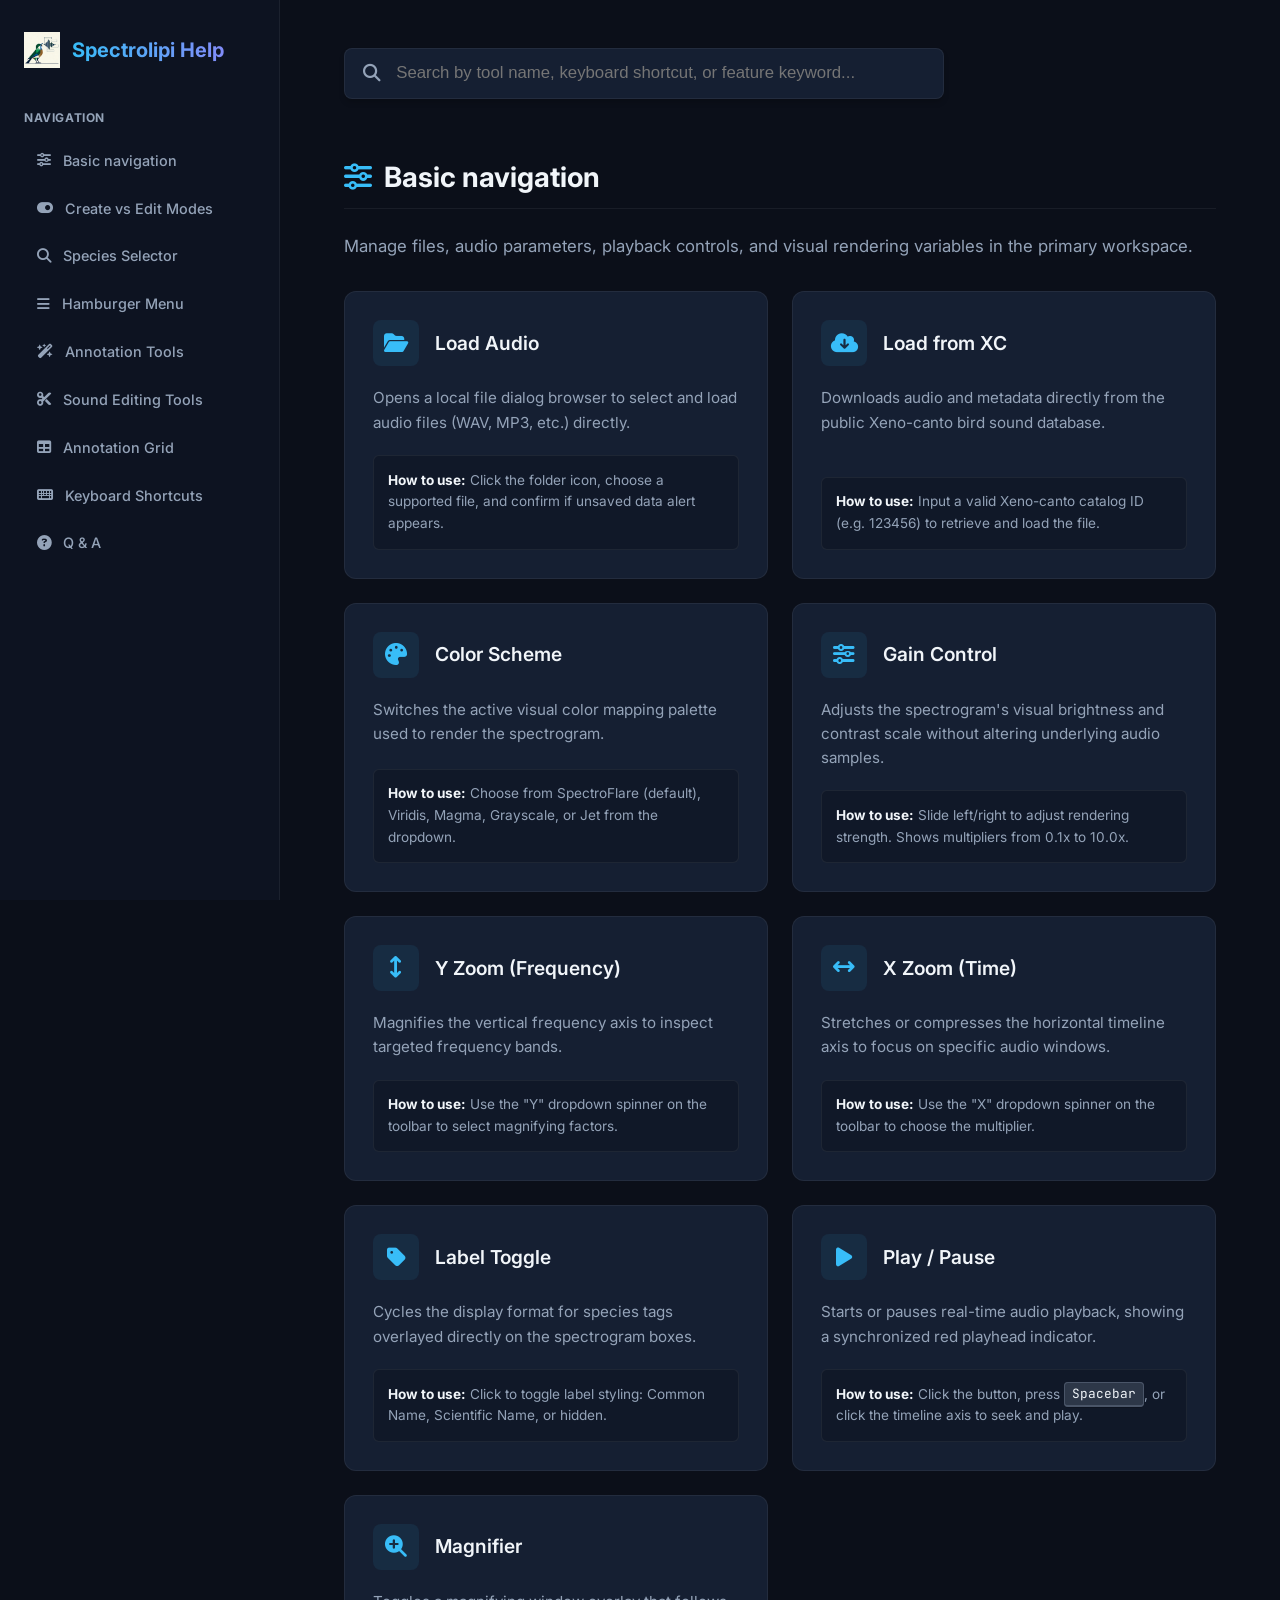
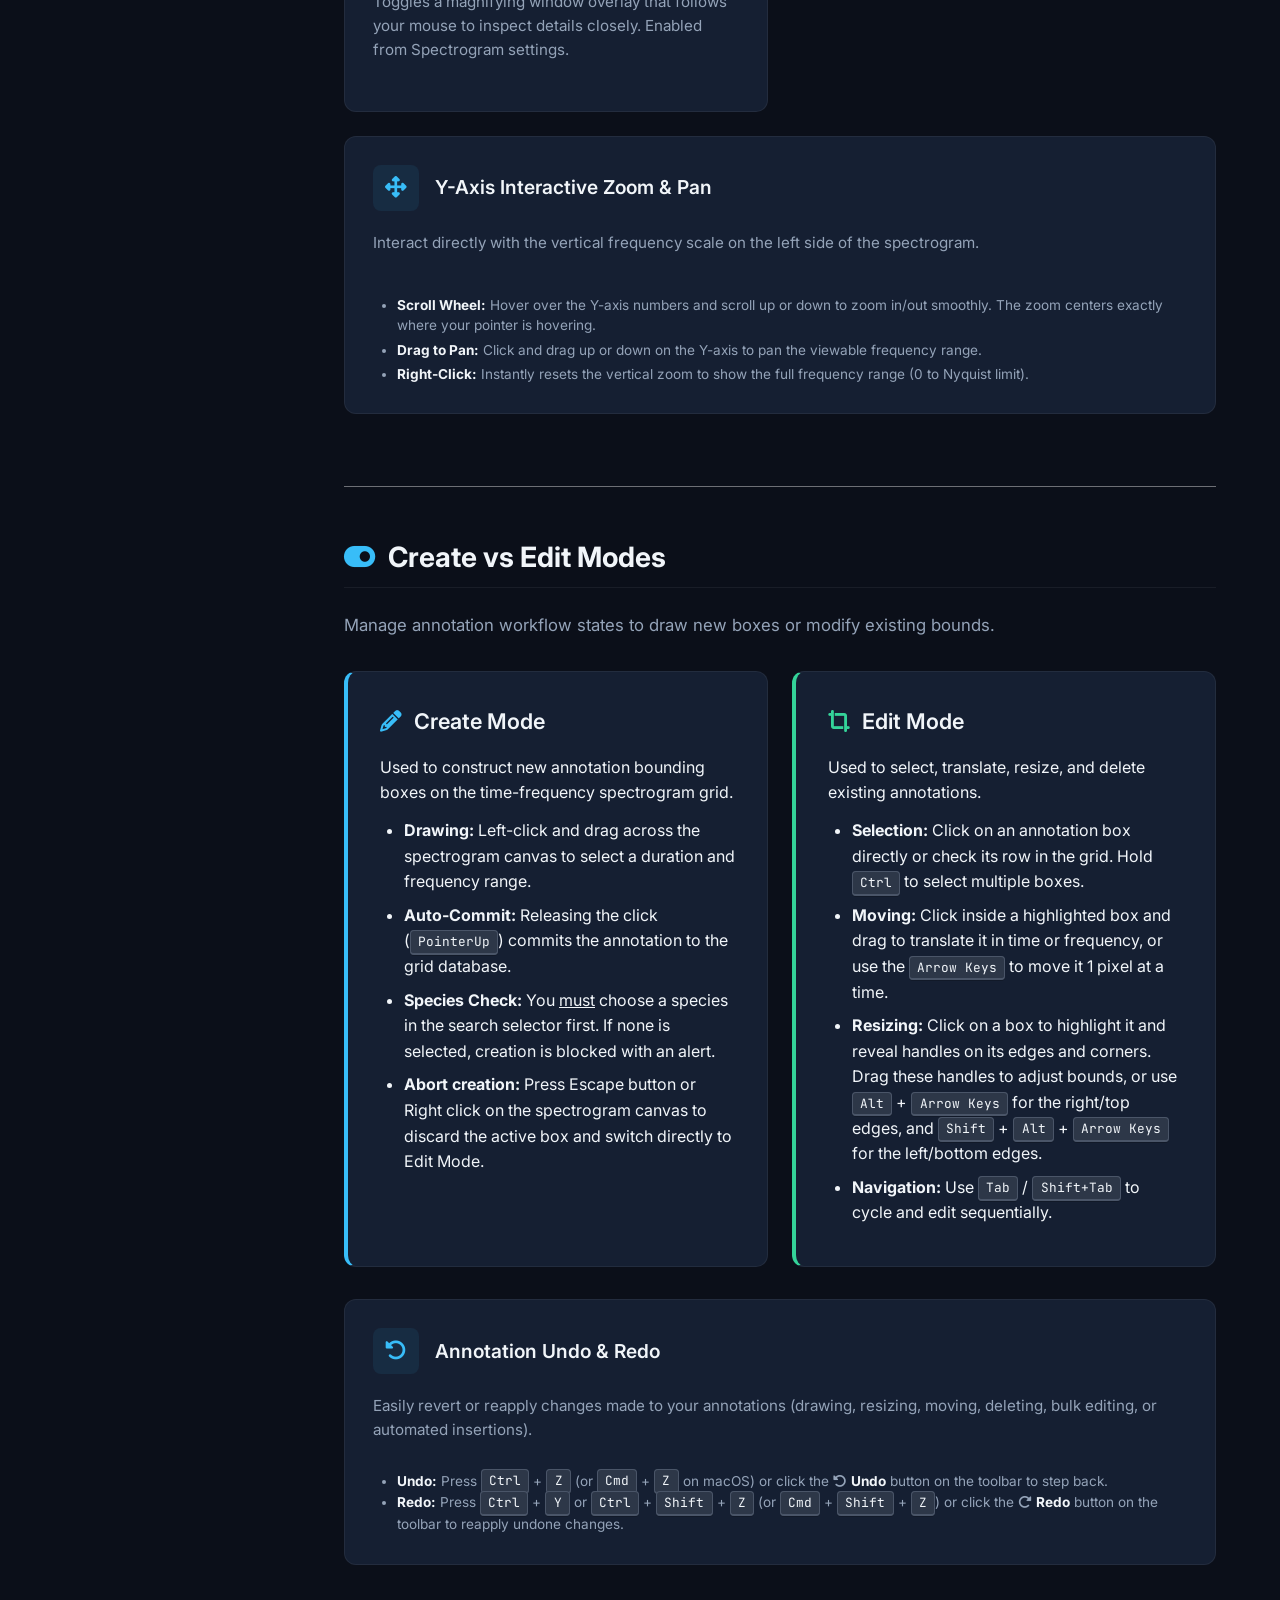
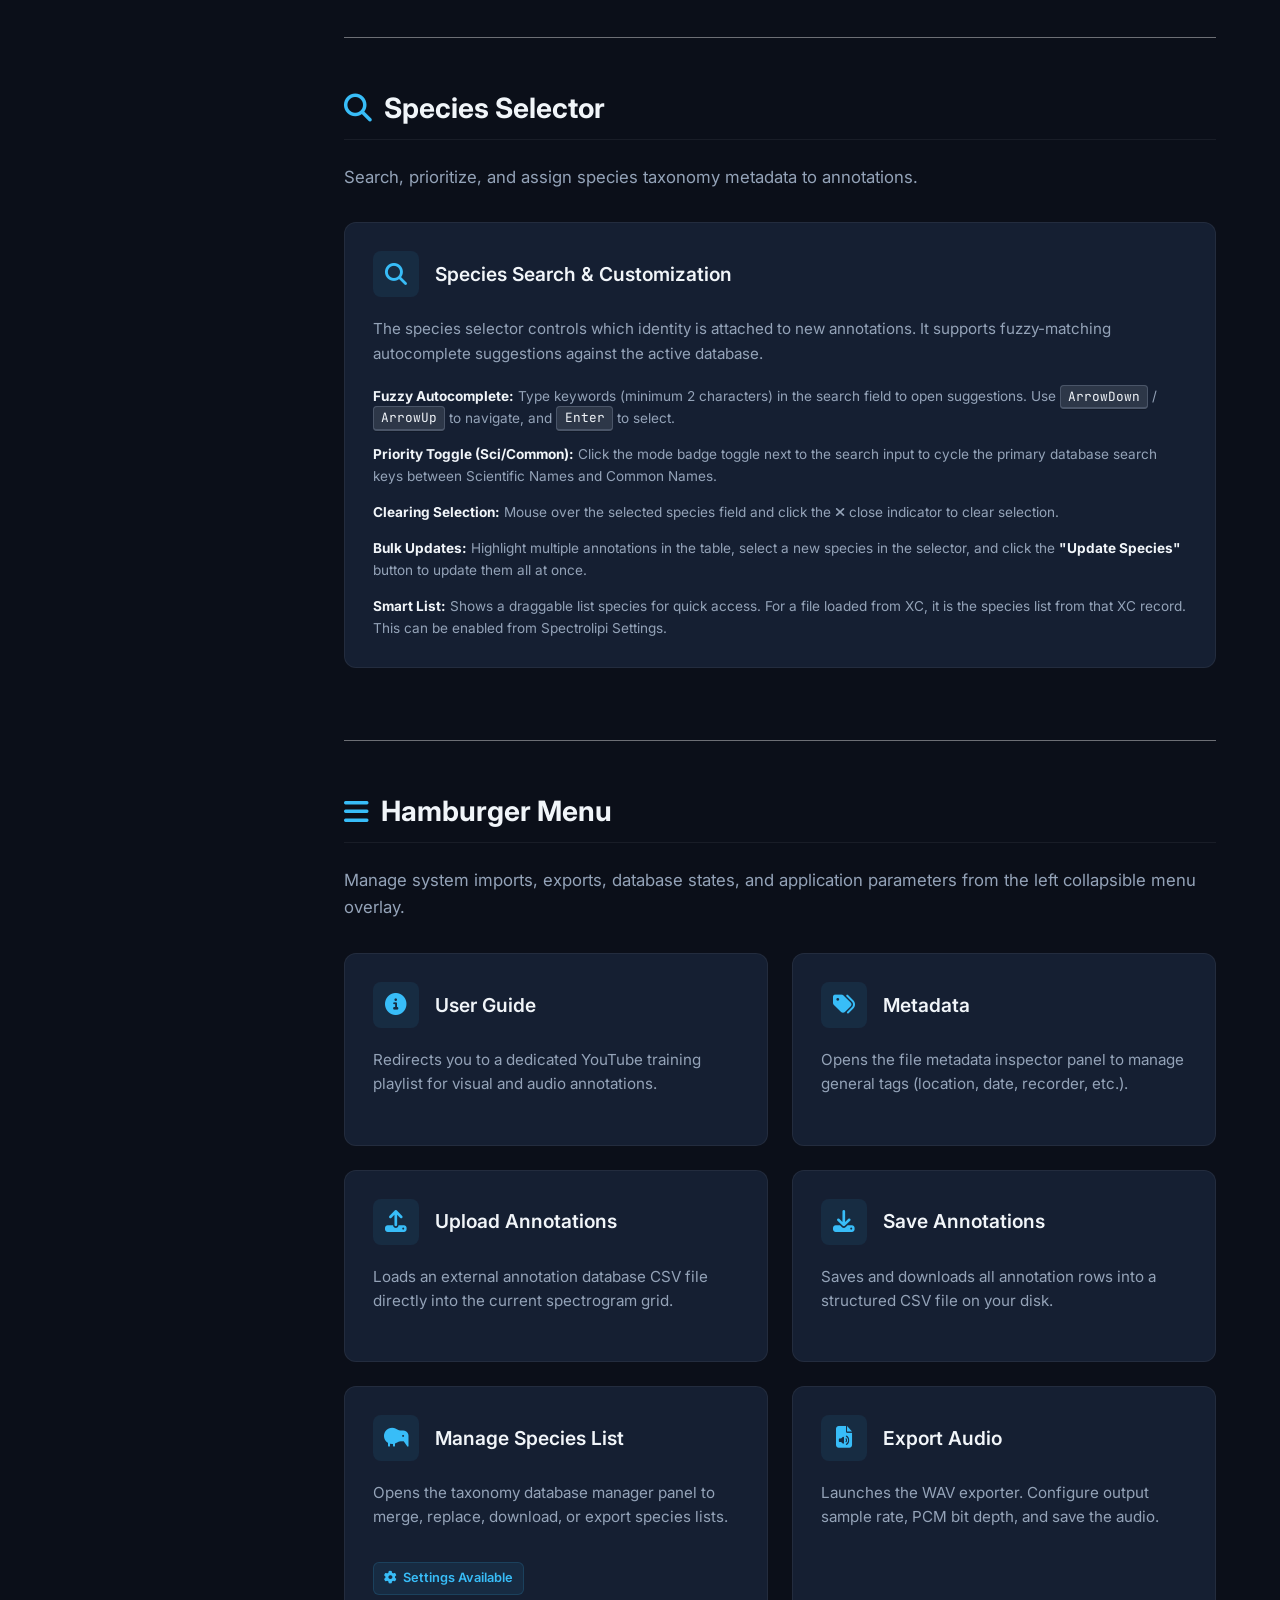
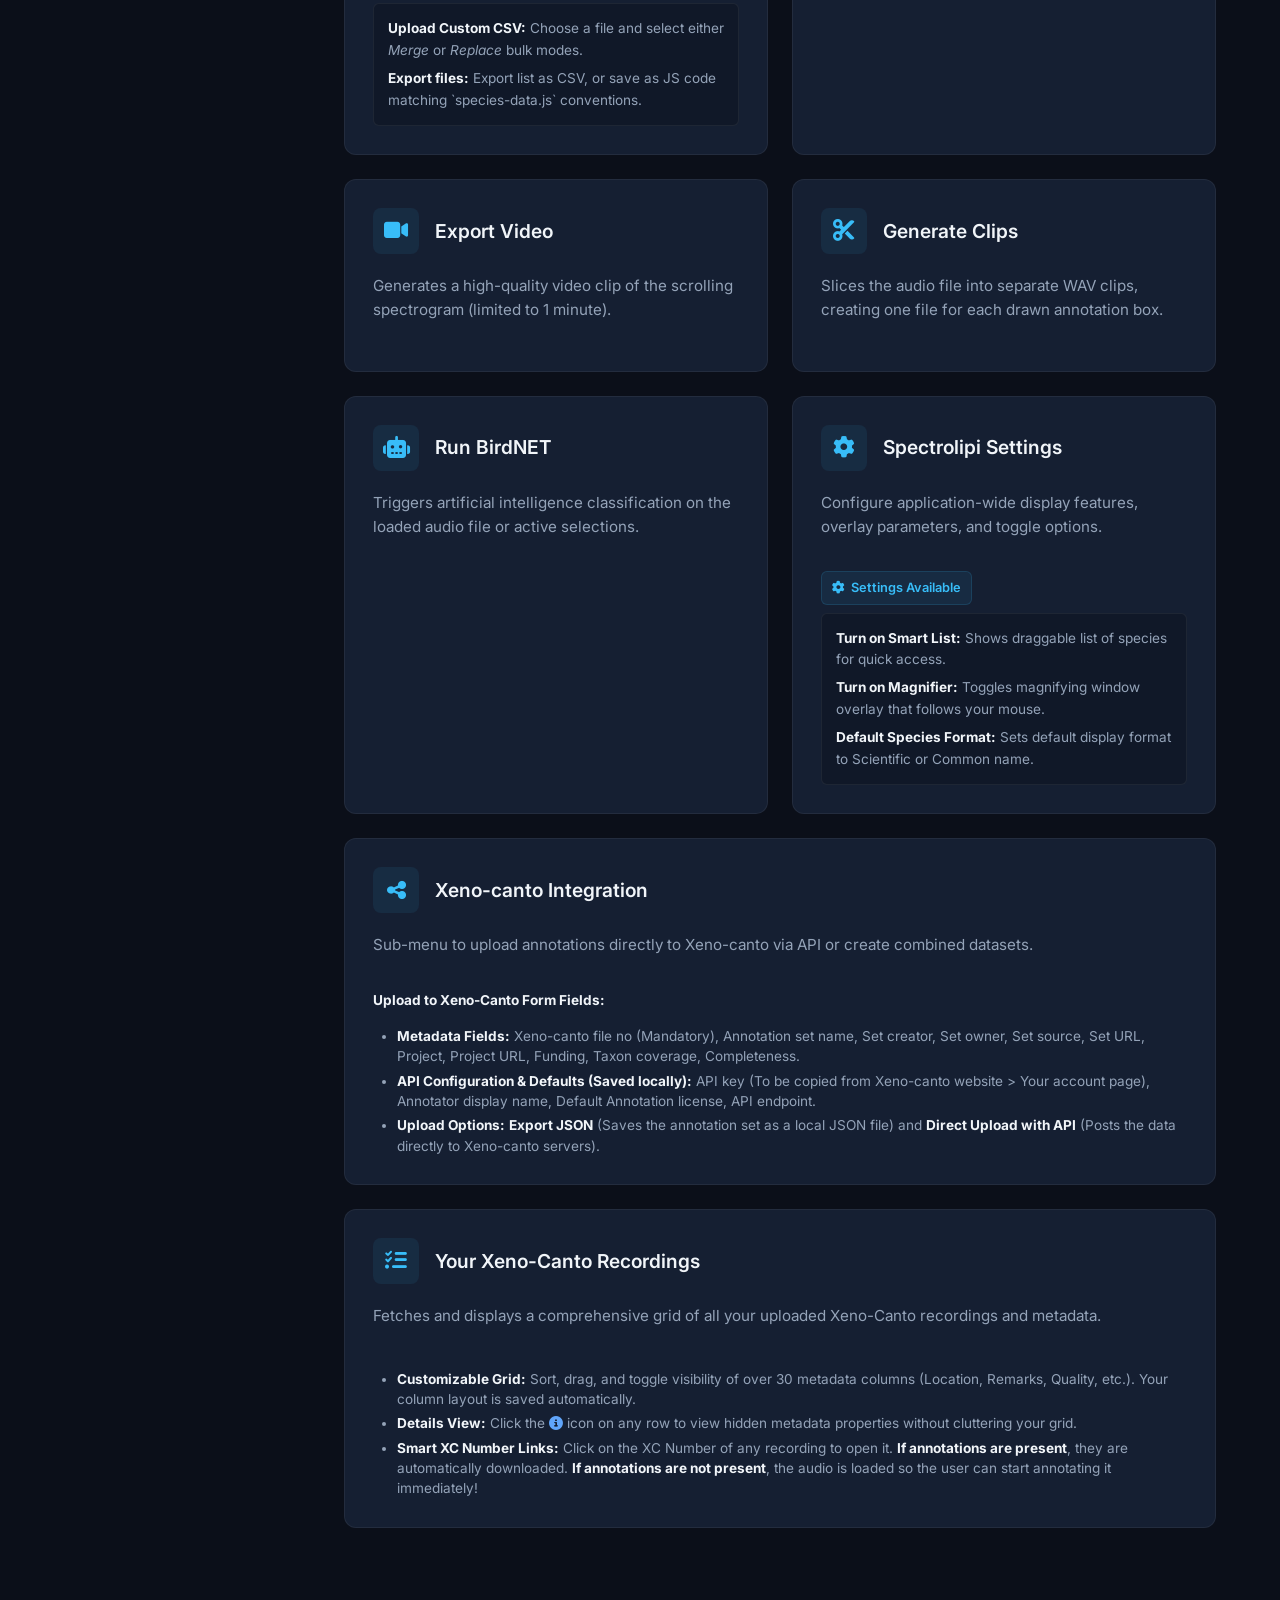
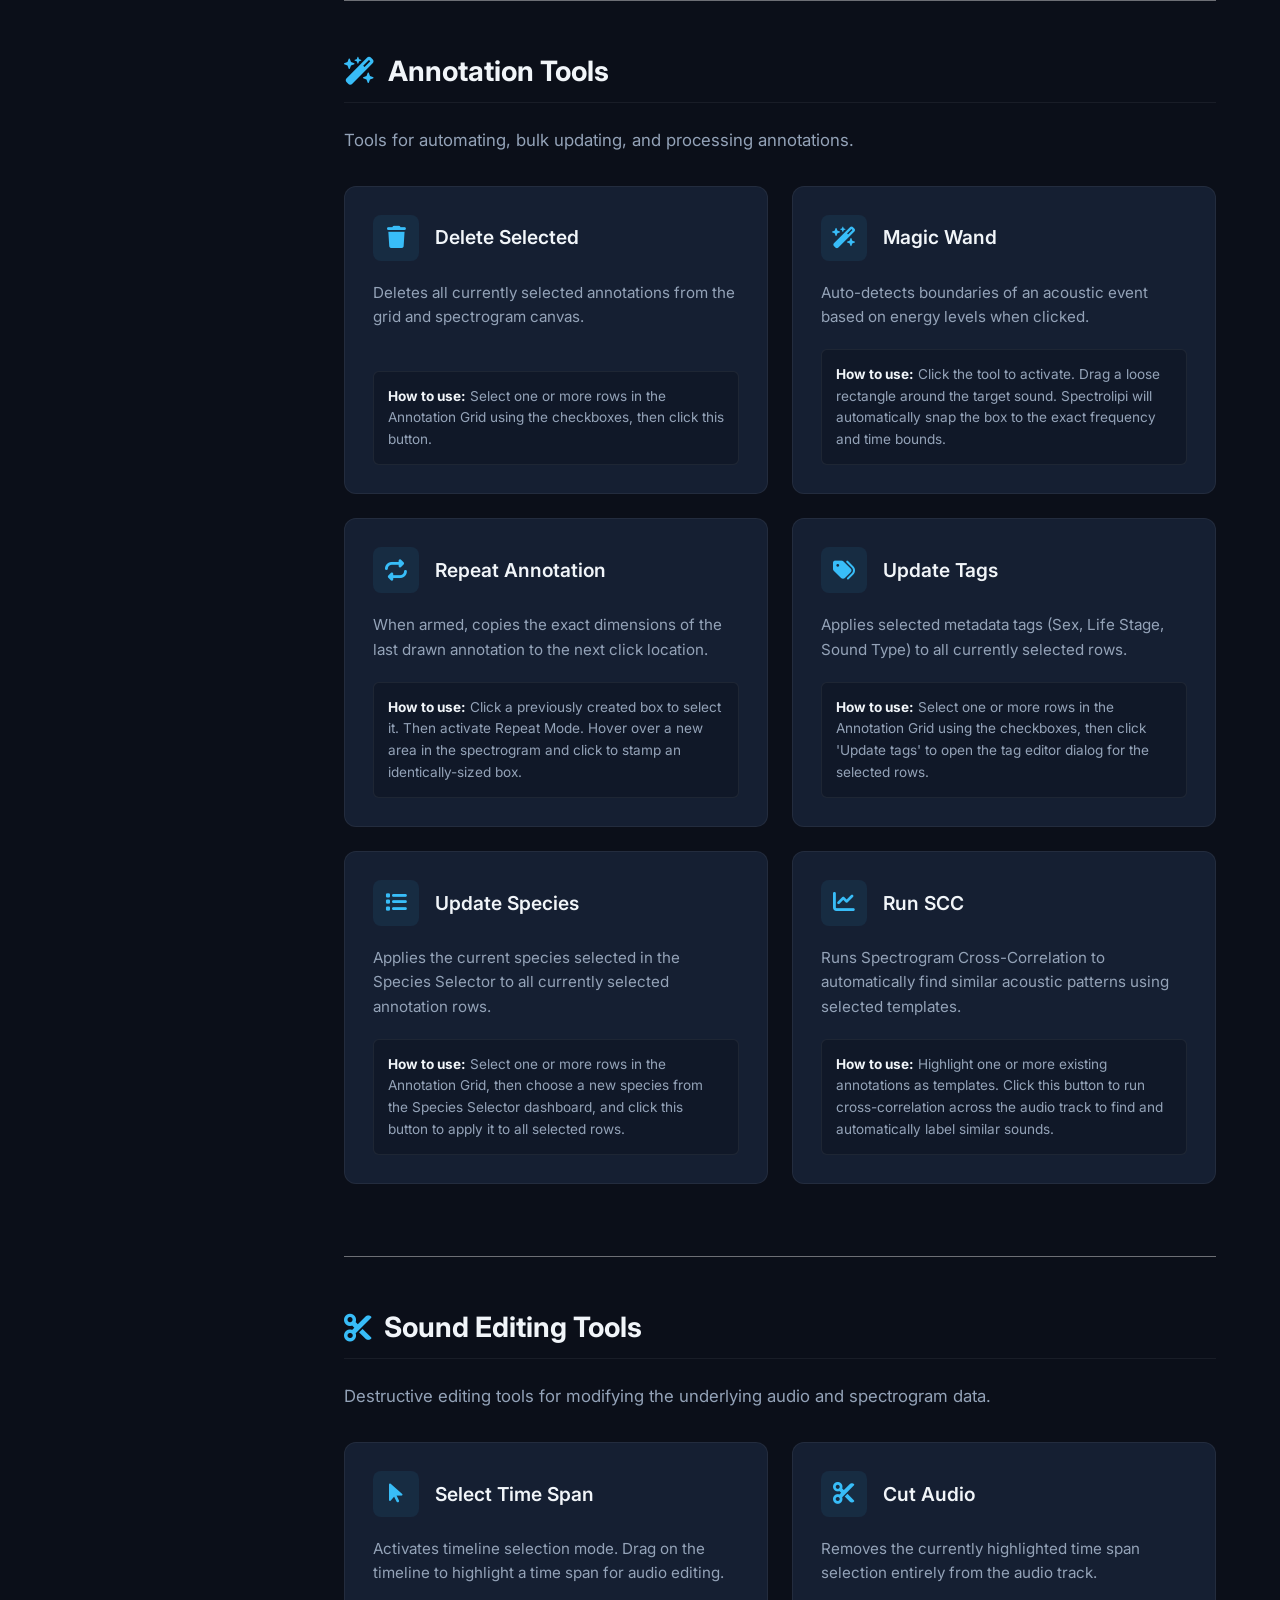
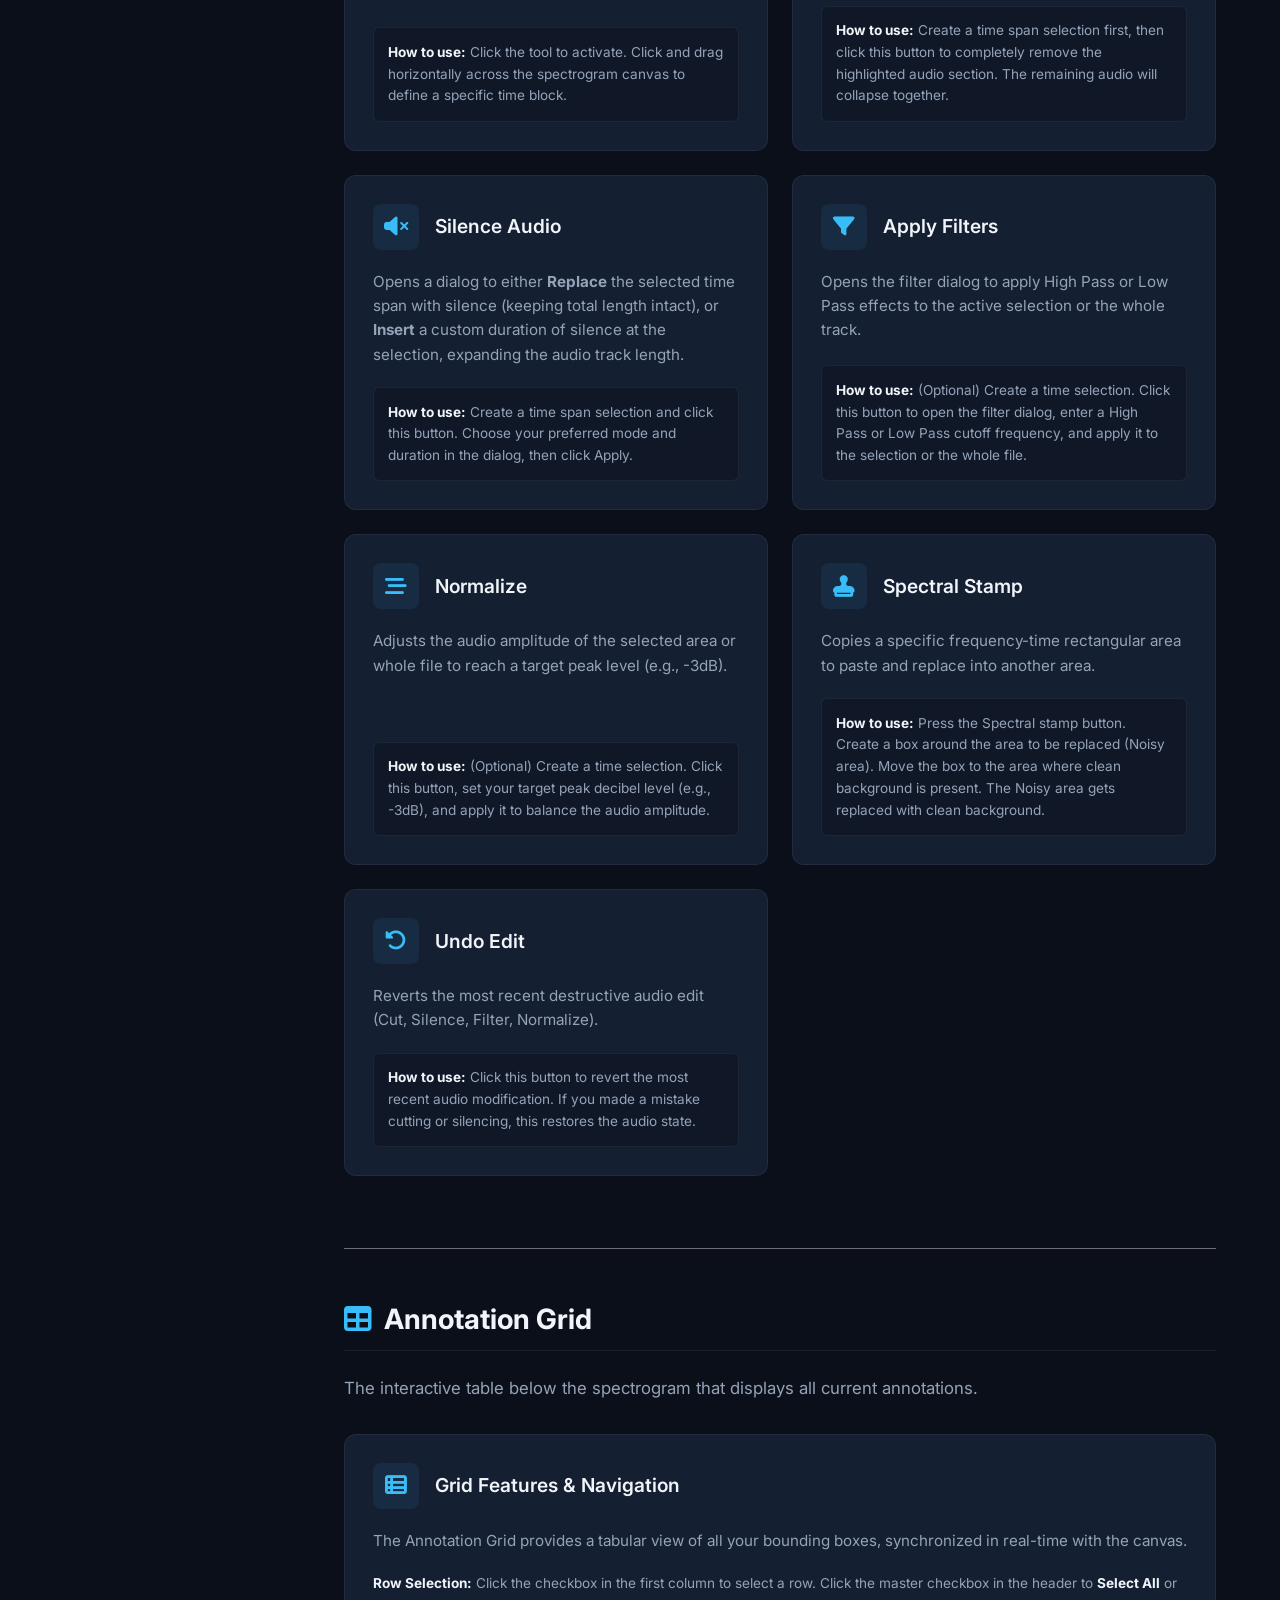
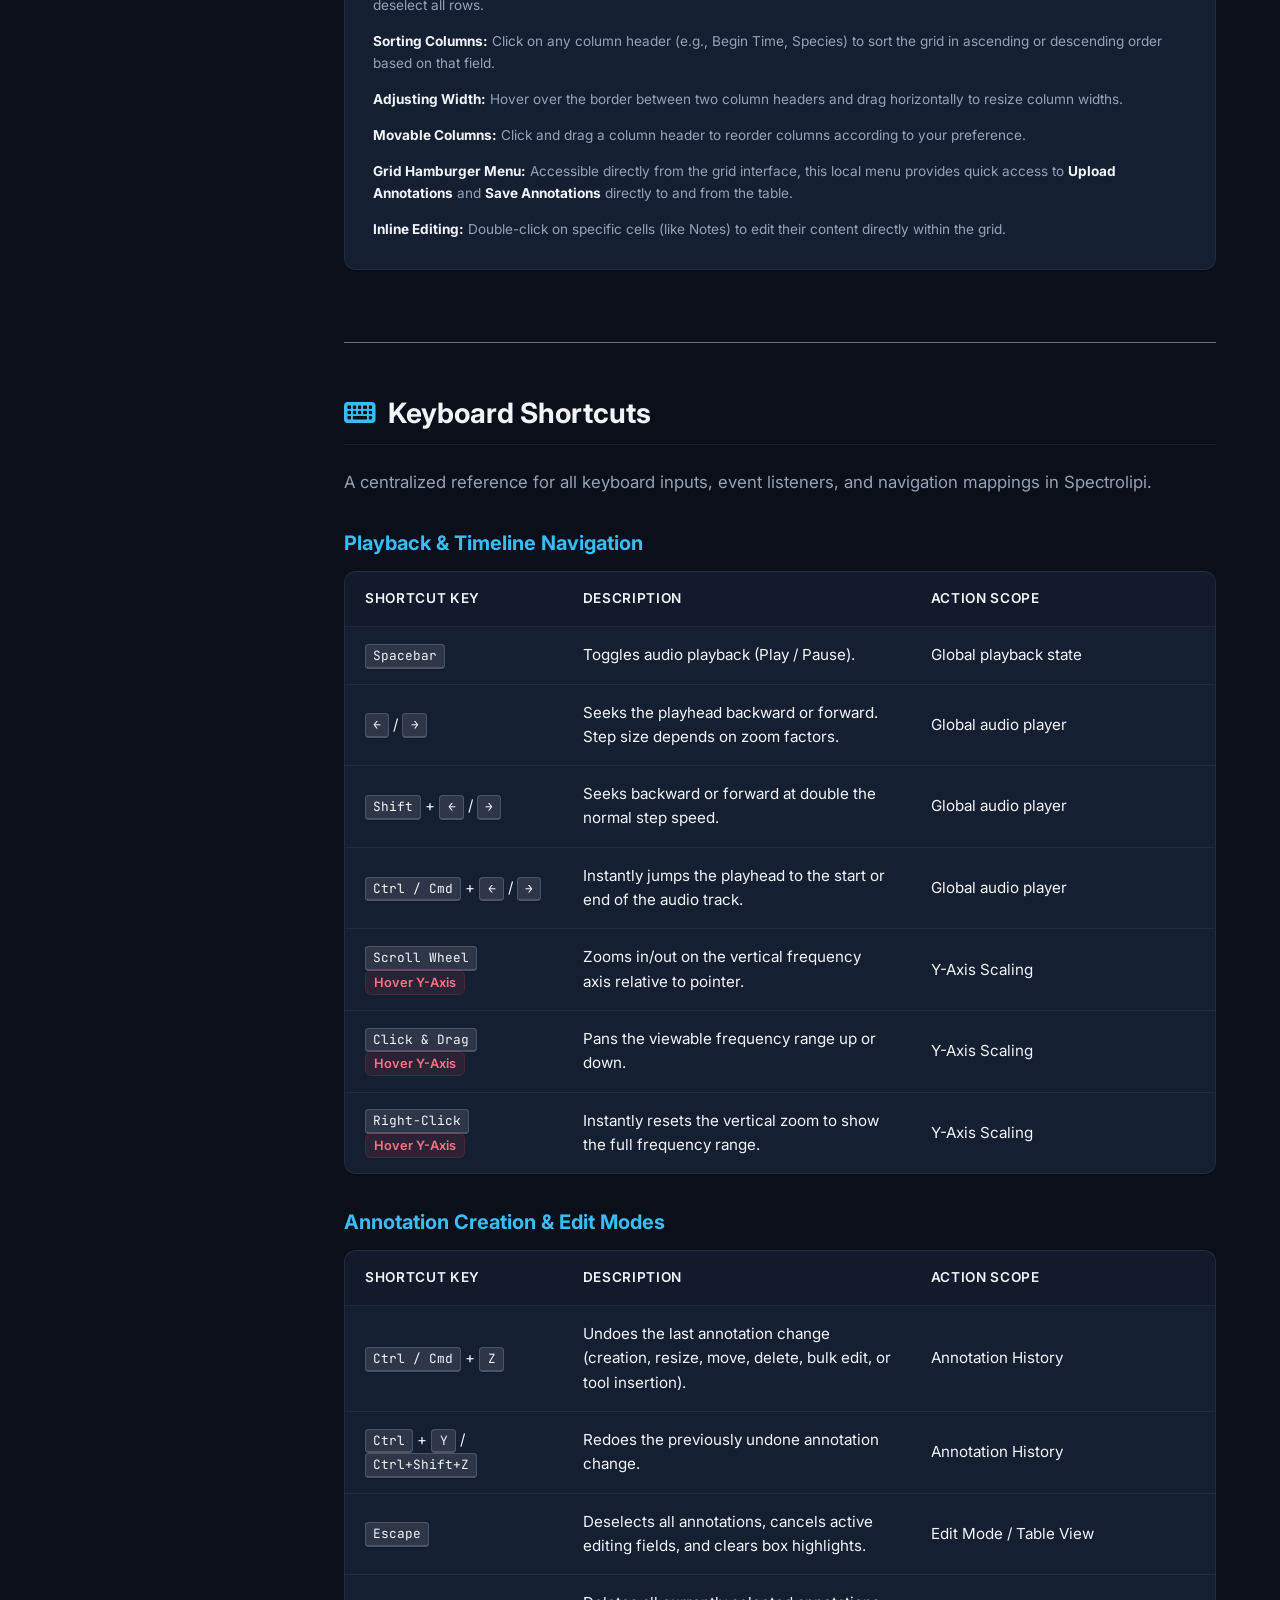
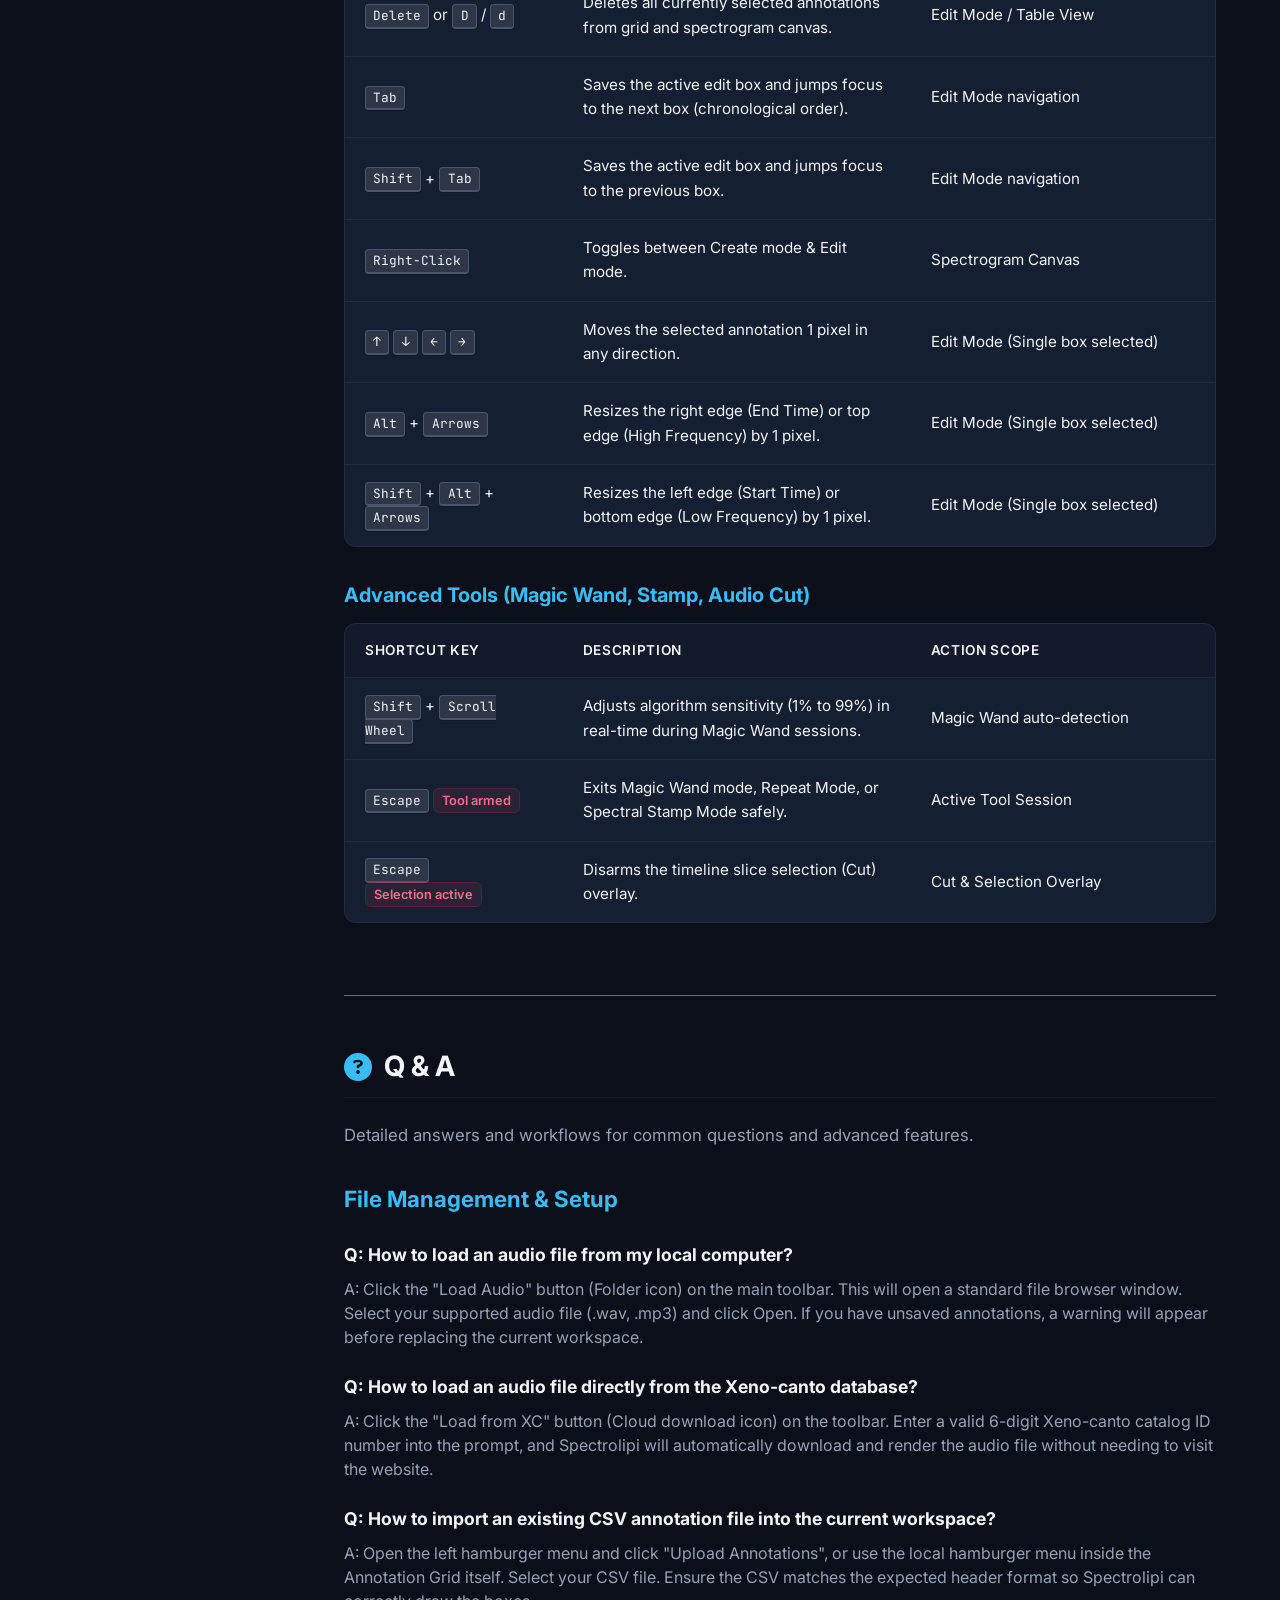
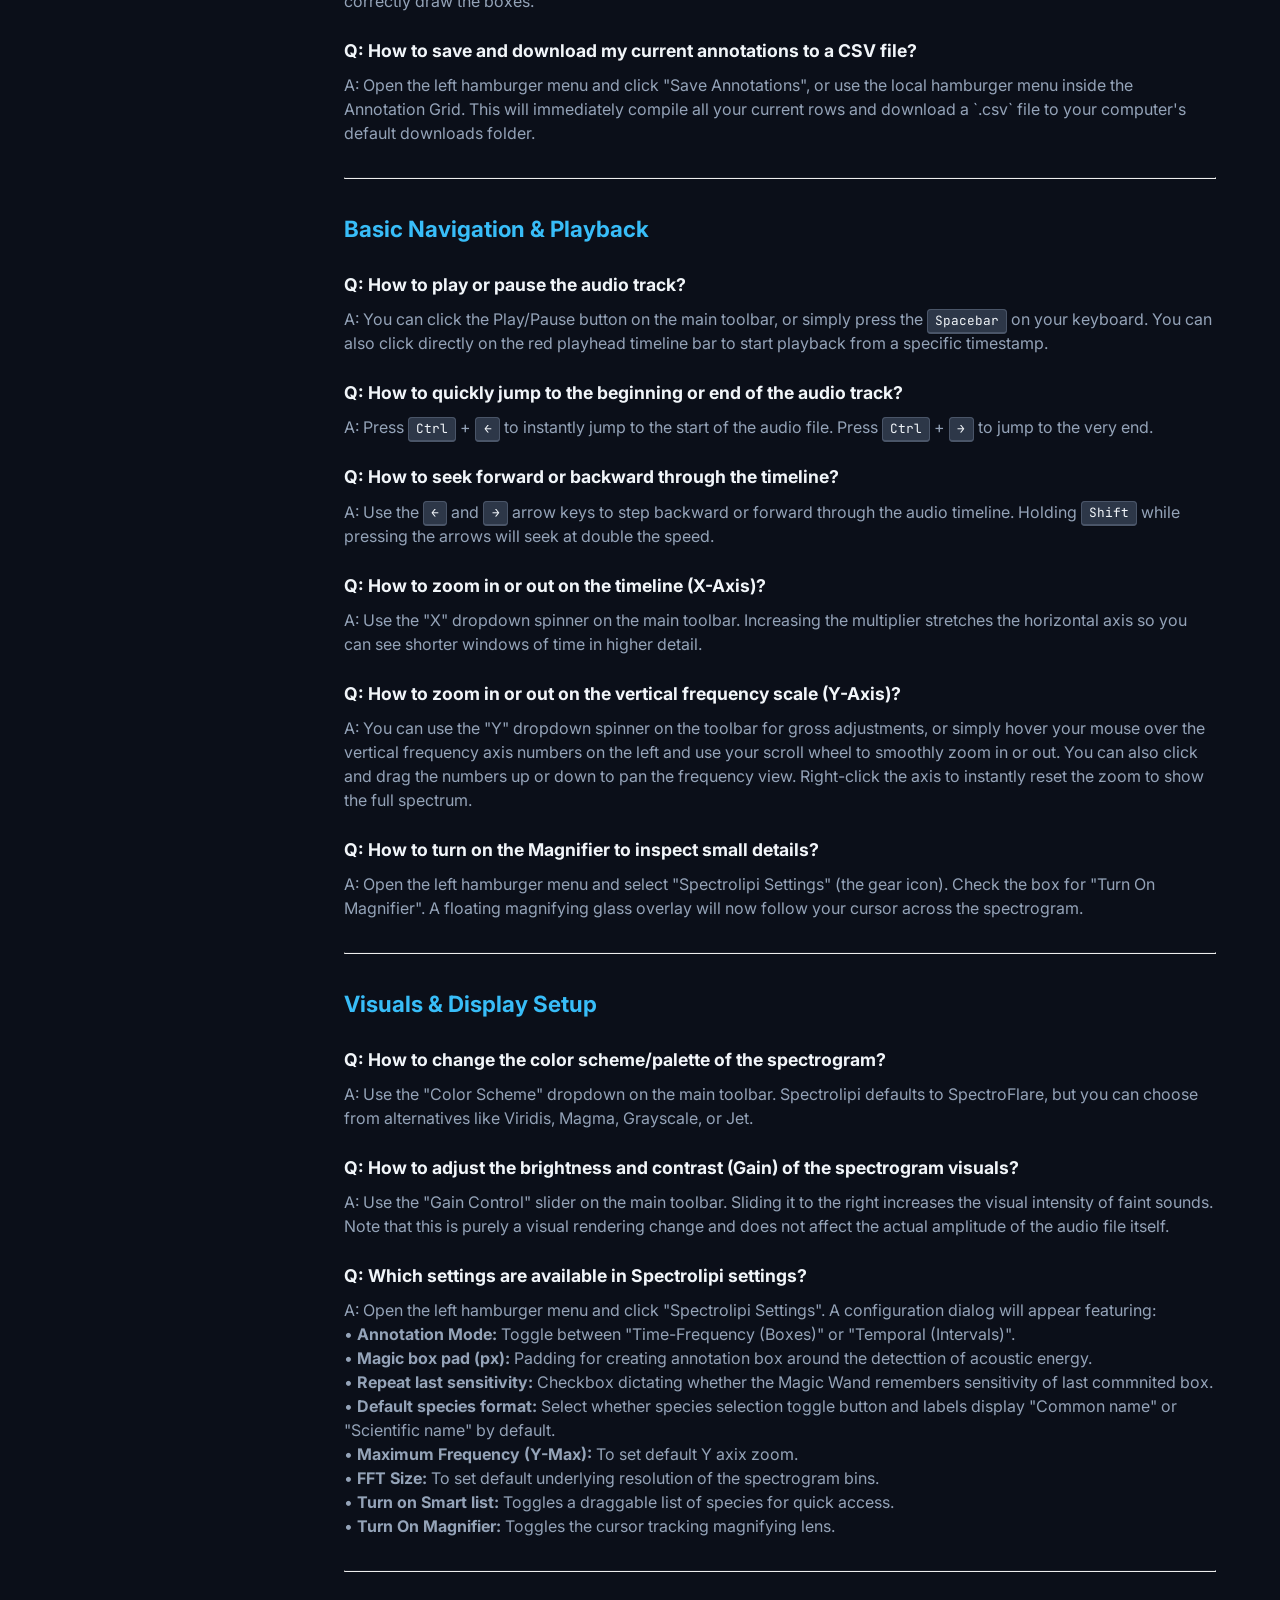
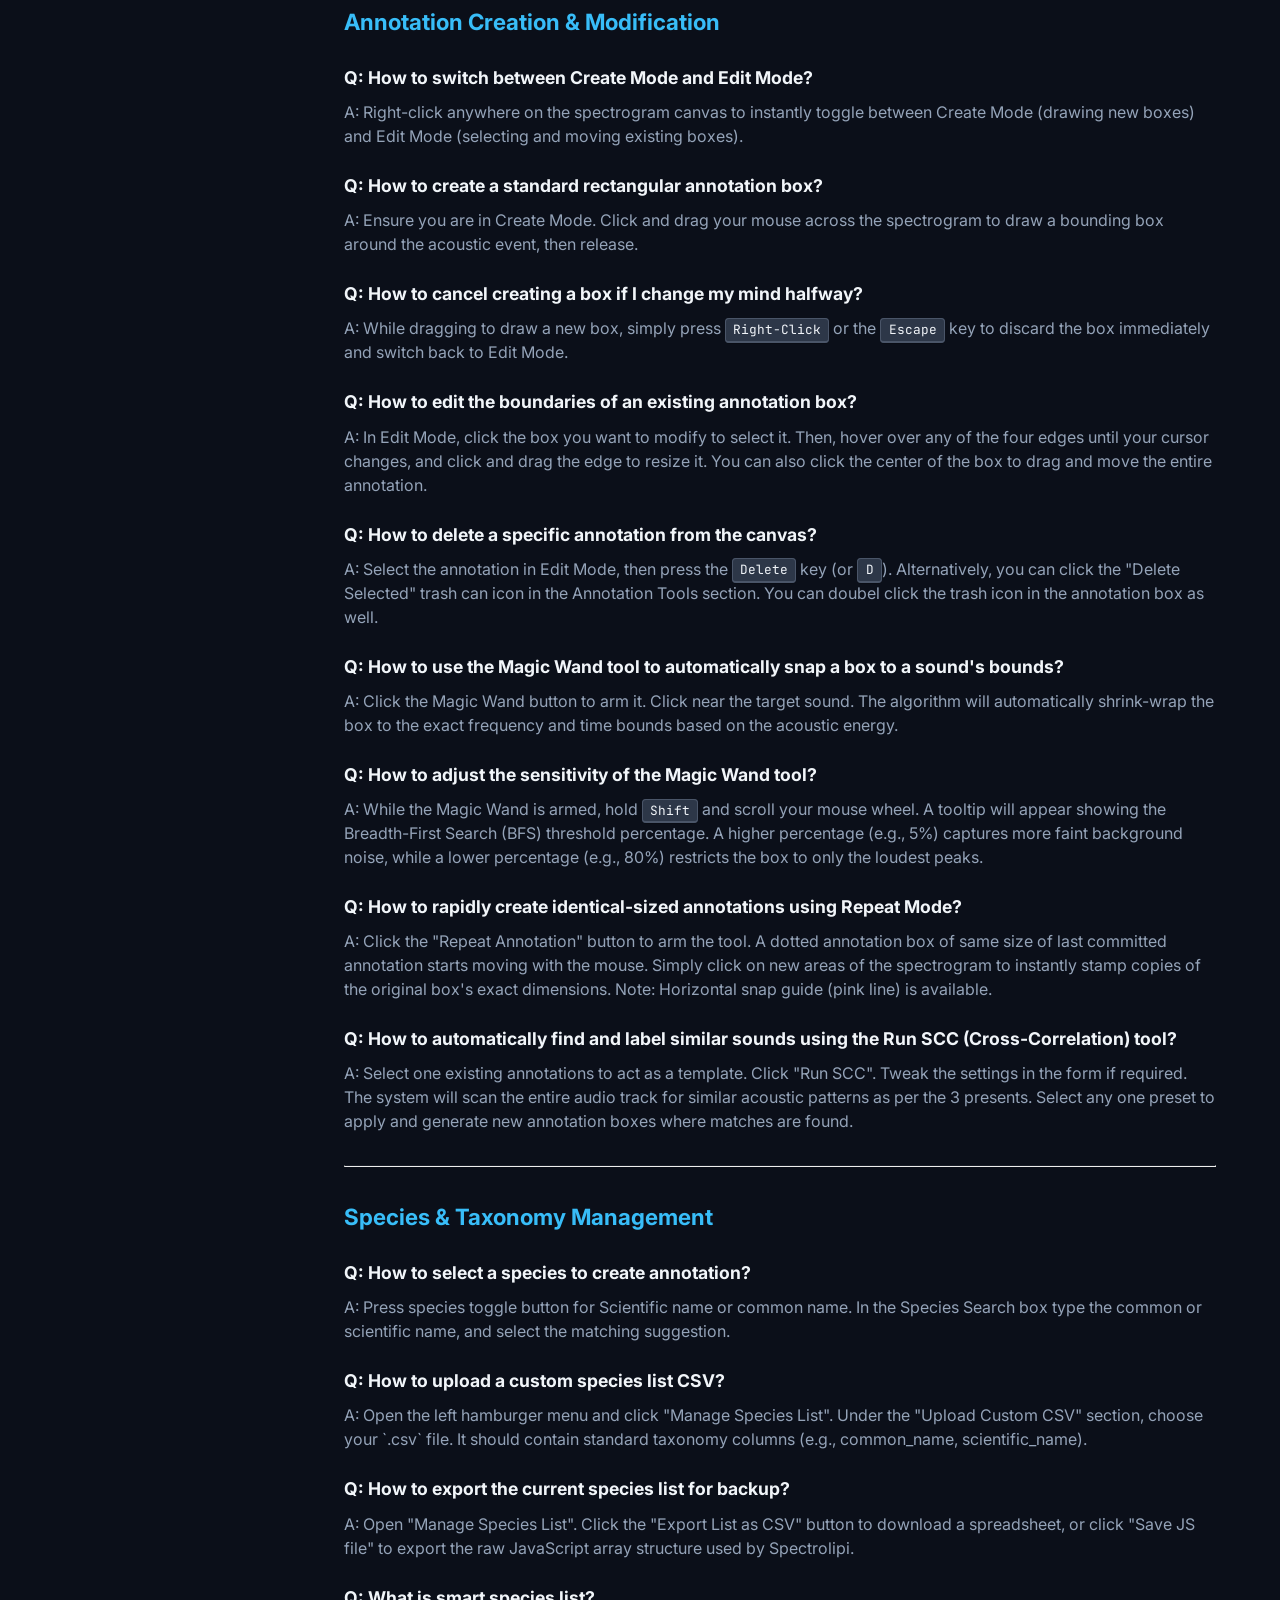
<file: toolbar_tools_guide.html>
<!doctype html>
<html lang="en">
  <head>
    <meta charset="utf-8" />
    <title>Spectrolipi Help & Reference Guide</title>
    <meta name="viewport" content="width=device-width,initial-scale=1" />
    <link rel="preconnect" href="https://fonts.googleapis.com" />
    <link rel="preconnect" href="https://fonts.gstatic.com" crossorigin />
    <link
      href="https://fonts.googleapis.com/css2?family=Inter:wght@400;500;600;700&family=JetBrains+Mono:wght@400;500;600&display=swap"
      rel="stylesheet"
    />
    <link
      rel="stylesheet"
      href="https://cdnjs.cloudflare.com/ajax/libs/font-awesome/6.4.0/css/all.min.css"
    />
    <style>
      :root {
        --bg-color: #0b0f19;
        --card-bg: #151f32;
        --card-hover-bg: #1e2d4a;
        --text-main: #f1f5f9;
        --text-muted: #94a3b8;
        --accent-color: #38bdf8;
        --accent-glow: rgba(56, 189, 248, 0.15);
        --border-color: rgba(255, 255, 255, 0.06);
        --badge-bg: rgba(56, 189, 248, 0.08);
        --badge-text: #38bdf8;
        --shortcut-bg: rgba(244, 63, 94, 0.1);
        --shortcut-text: #fb7185;
        --kbd-bg: #2d3748;
        --kbd-border: #4a5568;
        --success-color: #34d399;
        --warning-color: #fbbf24;
      }
      * {
        box-sizing: border-box;
        margin: 0;
        padding: 0;
      }
      html {
        scroll-behavior: smooth;
      }
      body {
        font-family:
          Inter,
          -apple-system,
          BlinkMacSystemFont,
          "Segoe UI",
          Roboto,
          sans-serif;
        background-color: var(--bg-color);
        color: var(--text-main);
        line-height: 1.6;
        display: flex;
        min-height: 100vh;
      }
      .sidebar {
        width: 280px;
        background-color: #0d1321;
        border-right: 1px solid var(--border-color);
        padding: 2rem 1.5rem;
        position: fixed;
        top: 0;
        bottom: 0;
        left: 0;
        overflow-y: auto;
        z-index: 100;
      }
      .main-content {
        margin-left: 280px;
        flex-grow: 1;
        padding: 3rem 4rem;
        max-width: 1200px;
      }
      .brand {
        display: flex;
        align-items: center;
        gap: 0.75rem;
        margin-bottom: 2.5rem;
        color: var(--text-main);
        text-decoration: none;
      }
      .brand img {
        height: 36px;
        object-fit: contain;
      }
      .brand-text {
        font-size: 1.25rem;
        font-weight: 700;
        background: linear-gradient(to right, #38bdf8, #818cf8);
        -webkit-background-clip: text;
        -webkit-text-fill-color: transparent;
      }
      .nav-group {
        margin-bottom: 2rem;
      }
      .nav-title {
        font-size: 0.75rem;
        font-weight: 700;
        text-transform: uppercase;
        letter-spacing: 0.05em;
        color: var(--text-muted);
        margin-bottom: 0.75rem;
      }
      .nav-links {
        list-style: none;
      }
      .nav-links li {
        margin-bottom: 0.35rem;
      }
      .nav-link {
        display: flex;
        align-items: center;
        gap: 0.75rem;
        padding: 0.6rem 0.8rem;
        color: var(--text-muted);
        text-decoration: none;
        border-radius: 6px;
        font-size: 0.9rem;
        font-weight: 500;
        transition: all 0.2s ease;
      }
      .nav-link:hover {
        color: var(--text-main);
        background-color: rgba(255, 255, 255, 0.04);
      }
      header {
        margin-bottom: 3.5rem;
        position: relative;
      }
      h1 {
        font-size: 2.75rem;
        font-weight: 800;
        letter-spacing: -0.03em;
        margin-bottom: 0.5rem;
        color: var(--text-main);
      }
      .subtitle {
        color: var(--text-muted);
        font-size: 1.15rem;
        margin-bottom: 2rem;
        max-width: 800px;
      }
      .search-container {
        position: relative;
        max-width: 600px;
      }
      .search-input {
        width: 100%;
        padding: 0.9rem 1.2rem 0.9rem 3.2rem;
        font-size: 1.05rem;
        border-radius: 8px;
        border: 1px solid var(--border-color);
        background-color: var(--card-bg);
        color: var(--text-main);
        outline: 0;
        transition: all 0.2s ease;
        box-shadow: 0 4px 6px -1px rgba(0, 0, 0, 0.2);
      }
      .search-input:focus {
        border-color: var(--accent-color);
        box-shadow: 0 0 0 3px var(--accent-glow);
      }
      .search-icon {
        position: absolute;
        left: 1.2rem;
        top: 50%;
        transform: translateY(-50%);
        color: var(--text-muted);
        font-size: 1.1rem;
      }
      section {
        margin-bottom: 4.5rem;
        scroll-margin-top: 2rem;
        padding-top: 3rem;
        border-top: 1px solid rgba(255, 255, 255, 0.4);
      }
      section:first-of-type {
        border-top: none;
        padding-top: 0;
      }
      .section-title {
        font-size: 1.75rem;
        font-weight: 700;
        color: var(--text-main);
        margin-bottom: 1.5rem;
        display: flex;
        align-items: center;
        gap: 0.75rem;
        padding-bottom: 0.5rem;
        border-bottom: 1px solid var(--border-color);
      }
      .section-desc {
        color: var(--text-muted);
        margin-bottom: 2rem;
        font-size: 1.05rem;
      }
      .callout {
        background-color: rgba(255, 255, 255, 0.02);
        border-left: 4px solid var(--border-color);
        padding: 1.25rem 1.5rem;
        border-radius: 0 8px 8px 0;
        margin-bottom: 2rem;
      }
      .callout.info {
        border-left-color: var(--accent-color);
        background-color: rgba(56, 189, 248, 0.02);
      }
      .callout.warning {
        border-left-color: var(--warning-color);
        background-color: rgba(251, 191, 36, 0.02);
      }
      .callout h4 {
        font-size: 1.05rem;
        font-weight: 600;
        margin-bottom: 0.5rem;
        display: flex;
        align-items: center;
        gap: 0.5rem;
      }
      .grid {
        display: grid;
        grid-template-columns: repeat(auto-fill, minmax(340px, 1fr));
        gap: 1.5rem;
      }
      .card {
        background-color: var(--card-bg);
        border: 1px solid var(--border-color);
        border-radius: 12px;
        padding: 1.75rem;
        transition: all 0.2s cubic-bezier(0.4, 0, 0.2, 1);
        display: flex;
        flex-direction: column;
        position: relative;
      }
      .card:hover {
        transform: translateY(-2px);
        background-color: var(--card-hover-bg);
        border-color: rgba(56, 189, 248, 0.3);
        box-shadow: 0 12px 20px -3px rgba(0, 0, 0, 0.4);
      }
      .card-header {
        display: flex;
        align-items: center;
        gap: 1rem;
        margin-bottom: 1.25rem;
      }
      .icon-wrapper {
        width: 46px;
        height: 46px;
        border-radius: 8px;
        background-color: rgba(56, 189, 248, 0.08);
        display: flex;
        align-items: center;
        justify-content: center;
        color: var(--accent-color);
        font-size: 1.35rem;
        flex-shrink: 0;
        transition: all 0.2s ease;
      }
      .card:hover .icon-wrapper {
        background-color: var(--accent-color);
        color: #0b0f19;
      }
      .card-title {
        font-size: 1.2rem;
        font-weight: 600;
        color: var(--text-main);
      }
      .card-desc {
        color: var(--text-muted);
        font-size: 0.95rem;
        margin-bottom: 1.25rem;
        flex-grow: 1;
      }
      .card-meta {
        background-color: rgba(0, 0, 0, 0.2);
        border: 1px solid var(--border-color);
        border-radius: 6px;
        padding: 0.85rem;
        font-size: 0.85rem;
        color: var(--text-muted);
        display: flex;
        flex-direction: column;
        gap: 0.4rem;
      }
      .card-meta strong {
        color: var(--text-main);
      }
      .badge {
        display: inline-flex;
        align-items: center;
        gap: 0.35rem;
        margin-top: 0.75rem;
        padding: 0.35rem 0.65rem;
        border-radius: 6px;
        background-color: var(--badge-bg);
        color: var(--badge-text);
        font-size: 0.8rem;
        font-weight: 600;
        border: 1px solid rgba(56, 189, 248, 0.15);
        align-self: flex-start;
      }
      .badge.warning {
        background-color: rgba(251, 191, 36, 0.08);
        color: var(--warning-color);
        border-color: rgba(251, 191, 36, 0.15);
      }
      .table-container {
        background-color: var(--card-bg);
        border: 1px solid var(--border-color);
        border-radius: 12px;
        overflow: hidden;
        margin-bottom: 2rem;
      }
      table {
        width: 100%;
        border-collapse: collapse;
        text-align: left;
        font-size: 0.95rem;
      }
      td,
      th {
        padding: 1rem 1.25rem;
        border-bottom: 1px solid var(--border-color);
      }
      th {
        background-color: rgba(0, 0, 0, 0.15);
        font-weight: 600;
        color: var(--text-main);
        font-size: 0.85rem;
        text-transform: uppercase;
        letter-spacing: 0.05em;
      }
      tr:last-child td {
        border-bottom: none;
      }
      tr:hover td {
        background-color: rgba(255, 255, 255, 0.01);
      }
      .shortcut-tag {
        background-color: var(--shortcut-bg);
        color: var(--shortcut-text);
        padding: 0.25rem 0.5rem;
        border-radius: 6px;
        font-size: 0.8rem;
        font-weight: 600;
        border: 1px solid rgba(244, 63, 94, 0.15);
        white-space: nowrap;
      }
      .kbd {
        background-color: var(--kbd-bg);
        color: var(--text-main);
        padding: 0.15rem 0.45rem;
        border-radius: 4px;
        font-family: "JetBrains Mono", monospace;
        font-size: 0.8rem;
        border: 1px solid var(--kbd-border);
        border-bottom: 2px solid var(--kbd-border);
        box-shadow: 0 1px 0 rgba(0, 0, 0, 0.2);
      }
      .no-results {
        text-align: center;
        padding: 4rem;
        color: var(--text-muted);
        font-size: 1.15rem;
        display: none;
      }
      .mode-box-container {
        display: grid;
        grid-template-columns: 1fr 1fr;
        gap: 1.5rem;
        margin-bottom: 2rem;
      }
      .mode-box {
        background-color: var(--card-bg);
        border: 1px solid var(--border-color);
        border-radius: 12px;
        padding: 2rem;
      }
      .mode-box.create {
        border-left: 4px solid var(--accent-color);
      }
      .mode-box.edit {
        border-left: 4px solid var(--success-color);
      }
      .mode-box h3 {
        font-size: 1.35rem;
        font-weight: 600;
        margin-bottom: 1rem;
        display: flex;
        align-items: center;
        gap: 0.75rem;
      }
      .mode-box ul {
        margin-left: 1.5rem;
        margin-top: 0.75rem;
      }
      .mode-box li {
        margin-bottom: 0.5rem;
      }
      @media (max-width: 1024px) {
        body {
          flex-direction: column;
        }
        .sidebar {
          width: 100%;
          position: relative;
          height: auto;
          border-right: none;
          border-bottom: 1px solid var(--border-color);
          padding: 1.5rem;
        }
        .main-content {
          margin-left: 0;
          padding: 2rem 1.5rem;
        }
        .mode-box-container {
          grid-template-columns: 1fr;
        }
      }
    </style>
  </head>
  <body>
    <aside class="sidebar">
      <a href="#" class="brand">
        <img src="002LogoWOname_small.png" alt="Spectrolipi Logo" />
        <span class="brand-text">Spectrolipi Help</span>
      </a>
      <div class="nav-group">
        <div class="nav-title">Navigation</div>
        <ul class="nav-links">
          <li>
            <a href="#toolbar-setup" class="nav-link active"
              ><i class="fa-solid fa-sliders"></i> Basic navigation</a
            >
          </li>
          <li>
            <a href="#modes-section" class="nav-link"
              ><i class="fa-solid fa-toggle-on"></i> Create vs Edit Modes</a
            >
          </li>
          <li>
            <a href="#species-selector" class="nav-link"
              ><i class="fa-solid fa-magnifying-glass"></i> Species Selector</a
            >
          </li>
          <li>
            <a href="#hamburger-menu" class="nav-link"
              ><i class="fa-solid fa-bars"></i> Hamburger Menu</a
            >
          </li>
          <li>
            <a href="#action-tools" class="nav-link"
              ><i class="fa-solid fa-wand-magic-sparkles"></i> Annotation
              Tools</a
            >
          </li>
          <li>
            <a href="#edit-tools" class="nav-link"
              ><i class="fa-solid fa-scissors"></i> Sound Editing Tools</a
            >
          </li>
          <li>
            <a href="#annotation-grid" class="nav-link"
              ><i class="fa-solid fa-table"></i> Annotation Grid</a
            >
          </li>
          <li>
            <a href="#shortcuts-section" class="nav-link"
              ><i class="fa-solid fa-keyboard"></i> Keyboard Shortcuts</a
            >
          </li>
          <li>
            <a href="#qa-section" class="nav-link"
              ><i class="fa-solid fa-circle-question"></i> Q & A</a
            >
          </li>
        </ul>
      </div>
    </aside>
    <main class="main-content">
      <header>
        <div class="search-container">
          <i class="fa-solid fa-magnifying-glass search-icon"></i>
          <input
            type="text"
            id="searchInput"
            class="search-input"
            placeholder="Search by tool name, keyboard shortcut, or feature keyword..."
          />
        </div>
      </header>
      <div id="noResults" class="no-results">
        <i
          class="fa-solid fa-face-frown fa-2x"
          style="
            margin-bottom: 1rem;
            display: block;
            color: var(--accent-color);
          "
        ></i>
        No matching help sections, tools, or shortcuts found.
      </div>
      <section id="toolbar-setup" class="doc-section">
        <h2 class="section-title">
          <i class="fa-solid fa-sliders" style="color: var(--accent-color)"></i>
          Basic navigation
        </h2>
        <p class="section-desc">
          Manage files, audio parameters, playback controls, and visual
          rendering variables in the primary workspace.
        </p>
        <div class="grid">
          <div
            class="card"
            data-keywords="load audio open file browser wav mp3 local files controls file-setup"
          >
            <div class="card-header">
              <div class="icon-wrapper">
                <i class="fa-solid fa-folder-open"></i>
              </div>
              <div class="card-title">Load Audio</div>
            </div>
            <div class="card-desc">
              Opens a local file dialog browser to select and load audio files
              (WAV, MP3, etc.) directly.
            </div>
            <div class="card-meta">
              <span
                ><strong>How to use:</strong> Click the folder icon, choose a
                supported file, and confirm if unsaved data alert appears.</span
              >
            </div>
          </div>
          <div
            class="card"
            data-keywords="load from xc xeno-canto database network remote id fetch download files controls file-setup"
          >
            <div class="card-header">
              <div class="icon-wrapper">
                <i class="fa-solid fa-cloud-arrow-down"></i>
              </div>
              <div class="card-title">Load from XC</div>
            </div>
            <div class="card-desc">
              Downloads audio and metadata directly from the public Xeno-canto
              bird sound database.
            </div>
            <div class="card-meta">
              <span
                ><strong>How to use:</strong> Input a valid Xeno-canto catalog
                ID (e.g. 123456) to retrieve and load the file.</span
              >
            </div>
          </div>
          <div
            class="card"
            data-keywords="spectrogram color scheme theme palette viridis magma inferno grayscale jet spectroflare controls view-setup"
          >
            <div class="card-header">
              <div class="icon-wrapper">
                <i class="fa-solid fa-palette"></i>
              </div>
              <div class="card-title">Color Scheme</div>
            </div>
            <div class="card-desc">
              Switches the active visual color mapping palette used to render
              the spectrogram.
            </div>
            <div class="card-meta">
              <span
                ><strong>How to use:</strong> Choose from SpectroFlare
                (default), Viridis, Magma, Grayscale, or Jet from the
                dropdown.</span
              >
            </div>
          </div>
          <div
            class="card"
            data-keywords="gain control visual brightness contrast intensity slider controls view-setup"
          >
            <div class="card-header">
              <div class="icon-wrapper">
                <i class="fa-solid fa-sliders"></i>
              </div>
              <div class="card-title">Gain Control</div>
            </div>
            <div class="card-desc">
              Adjusts the spectrogram's visual brightness and contrast scale
              without altering underlying audio samples.
            </div>
            <div class="card-meta">
              <span
                ><strong>How to use:</strong> Slide left/right to adjust
                rendering strength. Shows multipliers from 0.1x to 10.0x.</span
              >
            </div>
          </div>
          <div
            class="card"
            data-keywords="y zoom frequency vertical axis scale multiplier controls view-setup"
          >
            <div class="card-header">
              <div class="icon-wrapper">
                <i class="fa-solid fa-arrows-up-down"></i>
              </div>
              <div class="card-title">Y Zoom (Frequency)</div>
            </div>
            <div class="card-desc">
              Magnifies the vertical frequency axis to inspect targeted
              frequency bands.
            </div>
            <div class="card-meta">
              <span
                ><strong>How to use:</strong> Use the "Y" dropdown spinner on
                the toolbar to select magnifying factors.</span
              >
            </div>
          </div>
          <div
            class="card"
            data-keywords="x zoom time horizontal axis scale multiplier stretch controls view-setup"
          >
            <div class="card-header">
              <div class="icon-wrapper">
                <i class="fa-solid fa-arrows-left-right"></i>
              </div>
              <div class="card-title">X Zoom (Time)</div>
            </div>
            <div class="card-desc">
              Stretches or compresses the horizontal timeline axis to focus on
              specific audio windows.
            </div>
            <div class="card-meta">
              <span
                ><strong>How to use:</strong> Use the "X" dropdown spinner on
                the toolbar to choose the multiplier.</span
              >
            </div>
          </div>
          <div
            class="card"
            data-keywords="label toggle cycle annotation labels badges common scientific name controls view-setup"
          >
            <div class="card-header">
              <div class="icon-wrapper"><i class="fa-solid fa-tag"></i></div>
              <div class="card-title">Label Toggle</div>
            </div>
            <div class="card-desc">
              Cycles the display format for species tags overlayed directly on
              the spectrogram boxes.
            </div>
            <div class="card-meta">
              <span
                ><strong>How to use:</strong> Click to toggle label styling:
                Common Name, Scientific Name, or hidden.</span
              >
            </div>
          </div>
          <div
            class="card"
            data-keywords="play pause audio space spacebar playhead toggle controls playback"
          >
            <div class="card-header">
              <div class="icon-wrapper"><i class="fa-solid fa-play"></i></div>
              <div class="card-title">Play / Pause</div>
            </div>
            <div class="card-desc">
              Starts or pauses real-time audio playback, showing a synchronized
              red playhead indicator.
            </div>
            <div class="card-meta">
              <span
                ><strong>How to use:</strong> Click the button, press
                <kbd class="kbd">Spacebar</kbd>, or click the timeline axis to
                seek and play.</span
              >
            </div>
          </div>
          <div
            class="card"
            data-keywords="magnifier zoom hover settings toggle lens"
          >
            <div class="card-header">
              <div class="icon-wrapper">
                <i class="fa-solid fa-magnifying-glass-plus"></i>
              </div>
              <div class="card-title">Magnifier</div>
            </div>
            <div class="card-desc">
              Toggles a magnifying window overlay that follows your mouse to
              inspect details closely. Enabled from Spectrogram settings.
            </div>
          </div>
          <div
            class="card"
            style="grid-column: 1/-1"
            data-keywords="y axis zoom pan drag frequency scale vertical scroll wheel right click reset"
          >
            <div class="card-header">
              <div class="icon-wrapper">
                <i class="fa-solid fa-up-down-left-right"></i>
              </div>
              <div class="card-title">Y-Axis Interactive Zoom & Pan</div>
            </div>
            <div class="card-desc">
              Interact directly with the vertical frequency scale on the left
              side of the spectrogram.
            </div>
            <div
              class="card-meta"
              style="
                background: 0 0;
                border: none;
                padding: 0;
                margin-top: 0.75rem;
              "
            >
              <ul
                style="
                  margin-left: 1.5rem;
                  margin-top: 0.5rem;
                  line-height: 1.5;
                "
              >
                <li style="margin-bottom: 0.25rem">
                  <strong>Scroll Wheel:</strong> Hover over the Y-axis numbers
                  and scroll up or down to zoom in/out smoothly. The zoom
                  centers exactly where your pointer is hovering.
                </li>
                <li style="margin-bottom: 0.25rem">
                  <strong>Drag to Pan:</strong> Click and drag up or down on the
                  Y-axis to pan the viewable frequency range.
                </li>
                <li>
                  <strong>Right-Click:</strong> Instantly resets the vertical
                  zoom to show the full frequency range (0 to Nyquist limit).
                </li>
              </ul>
            </div>
          </div>
        </div>
      </section>
      <section
        id="modes-section"
        class="doc-section"
        data-keywords="create mode edit mode annotation toggle boxes drag canvas"
      >
        <h2 class="section-title">
          <i
            class="fa-solid fa-toggle-on"
            style="color: var(--accent-color)"
          ></i>
          Create vs Edit Modes
        </h2>
        <p class="section-desc">
          Manage annotation workflow states to draw new boxes or modify existing
          bounds.
        </p>
        <div class="mode-box-container">
          <div
            class="mode-box create"
            data-keywords="create mode draw boxes click drag metadata selection alert"
          >
            <h3>
              <i
                class="fa-solid fa-pencil"
                style="color: var(--accent-color)"
              ></i>
              Create Mode
            </h3>
            <p>
              Used to construct new annotation bounding boxes on the
              time-frequency spectrogram grid.
            </p>
            <ul>
              <li>
                <strong>Drawing:</strong> Left-click and drag across the
                spectrogram canvas to select a duration and frequency range.
              </li>
              <li>
                <strong>Auto-Commit:</strong> Releasing the click (<kbd
                  class="kbd"
                  >PointerUp</kbd
                >) commits the annotation to the grid database.
              </li>
              <li>
                <strong>Species Check:</strong> You <u>must</u> choose a species
                in the search selector first. If none is selected, creation is
                blocked with an alert.
              </li>
              <li>
                <strong>Abort creation:</strong> Press Escape button or Right
                click on the spectrogram canvas to discard the active box and
                switch directly to Edit Mode.
              </li>
            </ul>
          </div>
          <div
            class="mode-box edit"
            data-keywords="edit mode resize select controls handles translate cursor ctrl click"
          >
            <h3>
              <i
                class="fa-solid fa-crop-simple"
                style="color: var(--success-color)"
              ></i>
              Edit Mode
            </h3>
            <p>
              Used to select, translate, resize, and delete existing
              annotations.
            </p>
            <ul>
              <li>
                <strong>Selection:</strong> Click on an annotation box directly
                or check its row in the grid. Hold
                <kbd class="kbd">Ctrl</kbd> to select multiple boxes.
              </li>
              <li>
                <strong>Moving:</strong> Click inside a highlighted box and drag
                to translate it in time or frequency, or use the <kbd class="kbd">Arrow Keys</kbd> to move it 1 pixel at a time.
              </li>
              <li>
                <strong>Resizing:</strong> Click on a box to highlight it and
                reveal handles on its edges and corners. Drag these handles to
                adjust bounds, or use <kbd class="kbd">Alt</kbd> + <kbd class="kbd">Arrow Keys</kbd> for the right/top edges, and <kbd class="kbd">Shift</kbd> + <kbd class="kbd">Alt</kbd> + <kbd class="kbd">Arrow Keys</kbd> for the left/bottom edges.
              </li>
              <li>
                <strong>Navigation:</strong> Use <kbd class="kbd">Tab</kbd> /
                <kbd class="kbd">Shift+Tab</kbd> to cycle and edit sequentially.
              </li>
            </ul>
          </div>
        </div>
        <div
          class="card"
          style="margin-top: 1.25rem"
          data-keywords="undo redo history revert restore ctrl z ctrl y keyboard shortcuts"
        >
          <div class="card-header">
            <div class="icon-wrapper">
              <i class="fa-solid fa-rotate-left"></i>
            </div>
            <div class="card-title">Annotation Undo &amp; Redo</div>
          </div>
          <div class="card-desc">
            Easily revert or reapply changes made to your annotations (drawing,
            resizing, moving, deleting, bulk editing, or automated insertions).
          </div>
          <div
            class="card-meta"
            style="
              background: 0 0;
              border: none;
              padding: 0;
              margin-top: 0.5rem;
            "
          >
            <ul style="margin-left: 1.5rem; line-height: 1.6">
              <li>
                <strong>Undo:</strong> Press <kbd class="kbd">Ctrl</kbd> +
                <kbd class="kbd">Z</kbd> (or <kbd class="kbd">Cmd</kbd> +
                <kbd class="kbd">Z</kbd> on macOS) or click the
                <i class="fa-solid fa-rotate-left"></i>
                <strong>Undo</strong> button on the toolbar to step back.
              </li>
              <li>
                <strong>Redo:</strong> Press <kbd class="kbd">Ctrl</kbd> +
                <kbd class="kbd">Y</kbd> or <kbd class="kbd">Ctrl</kbd> +
                <kbd class="kbd">Shift</kbd> + <kbd class="kbd">Z</kbd> (or
                <kbd class="kbd">Cmd</kbd> + <kbd class="kbd">Shift</kbd> +
                <kbd class="kbd">Z</kbd>) or click the
                <i class="fa-solid fa-rotate-right"></i>
                <strong>Redo</strong> button on the toolbar to reapply undone
                changes.
              </li>
            </ul>
          </div>
        </div>
      </section>
      <section
        id="species-selector"
        class="doc-section"
        data-keywords="species selector search input dropdown common scientific prioritization bulk"
      >
        <h2 class="section-title">
          <i
            class="fa-solid fa-magnifying-glass"
            style="color: var(--accent-color)"
          ></i>
          Species Selector
        </h2>
        <p class="section-desc">
          Search, prioritize, and assign species taxonomy metadata to
          annotations.
        </p>
        <div class="grid">
          <div
            class="card"
            style="grid-column: 1/-1"
            data-keywords="species selector taxonomy inputs database priority keys search"
          >
            <div class="card-header">
              <div class="icon-wrapper">
                <i class="fa-solid fa-magnifying-glass"></i>
              </div>
              <div class="card-title">Species Search & Customization</div>
            </div>
            <div class="card-desc">
              The species selector controls which identity is attached to new
              annotations. It supports fuzzy-matching autocomplete suggestions
              against the active database.
            </div>
            <div
              class="card-meta"
              style="background: 0 0; border: none; padding: 0"
            >
              <p style="margin-bottom: 0.5rem">
                <strong>Fuzzy Autocomplete:</strong> Type keywords (minimum 2
                characters) in the search field to open suggestions. Use
                <kbd class="kbd">ArrowDown</kbd> /
                <kbd class="kbd">ArrowUp</kbd> to navigate, and
                <kbd class="kbd">Enter</kbd> to select.
              </p>
              <p style="margin-bottom: 0.5rem">
                <strong>Priority Toggle (Sci/Common):</strong> Click the mode
                badge toggle next to the search input to cycle the primary
                database search keys between Scientific Names and Common Names.
              </p>
              <p style="margin-bottom: 0.5rem">
                <strong>Clearing Selection:</strong> Mouse over the selected
                species field and click the
                <i class="fa-solid fa-xmark"></i> close indicator to clear
                selection.
              </p>
              <p style="margin-bottom: 0.5rem">
                <strong>Bulk Updates:</strong> Highlight multiple annotations in
                the table, select a new species in the selector, and click the
                <strong>"Update Species"</strong> button to update them all at
                once.
              </p>
              <p>
                <strong>Smart List:</strong> Shows a draggable list species for
                quick access. For a file loaded from XC, it is the species list
                from that XC record. This can be enabled from Spectrolipi
                Settings.
              </p>
            </div>
          </div>
        </div>
      </section>
      <section id="hamburger-menu" class="doc-section">
        <h2 class="section-title">
          <i class="fa-solid fa-bars" style="color: var(--accent-color)"></i>
          Hamburger Menu
        </h2>
        <p class="section-desc">
          Manage system imports, exports, database states, and application
          parameters from the left collapsible menu overlay.
        </p>
        <div class="grid">
          <div
            class="card"
            data-keywords="user guide youtube video link instructions hamburger"
          >
            <div class="card-header">
              <div class="icon-wrapper">
                <i class="fa-solid fa-circle-info"></i>
              </div>
              <div class="card-title">User Guide</div>
            </div>
            <div class="card-desc">
              Redirects you to a dedicated YouTube training playlist for visual
              and audio annotations.
            </div>
          </div>
          <div
            class="card"
            data-keywords="metadata csv overlay inspect hamburger"
          >
            <div class="card-header">
              <div class="icon-wrapper"><i class="fa-solid fa-tags"></i></div>
              <div class="card-title">Metadata</div>
            </div>
            <div class="card-desc">
              Opens the file metadata inspector panel to manage general tags
              (location, date, recorder, etc.).
            </div>
          </div>
          <div
            class="card"
            data-keywords="upload annotations import csv file hamburger"
          >
            <div class="card-header">
              <div class="icon-wrapper"><i class="fa-solid fa-upload"></i></div>
              <div class="card-title">Upload Annotations</div>
            </div>
            <div class="card-desc">
              Loads an external annotation database CSV file directly into the
              current spectrogram grid.
            </div>
          </div>
          <div
            class="card"
            data-keywords="save annotations download browser memory csv hamburger"
          >
            <div class="card-header">
              <div class="icon-wrapper">
                <i class="fa-solid fa-download"></i>
              </div>
              <div class="card-title">Save Annotations</div>
            </div>
            <div class="card-desc">
              Saves and downloads all annotation rows into a structured CSV file
              on your disk.
            </div>
          </div>
          <div
            class="card"
            data-keywords="manage species list csv database update replace merge export js file hamburger"
          >
            <div class="card-header">
              <div class="icon-wrapper">
                <i class="fa-solid fa-kiwi-bird"></i>
              </div>
              <div class="card-title">Manage Species List</div>
            </div>
            <div class="card-desc">
              Opens the taxonomy database manager panel to merge, replace,
              download, or export species lists.
            </div>
            <div class="badge">
              <i class="fa-solid fa-cog"></i> Settings Available
            </div>
            <div class="card-meta" style="margin-top: 0.5rem">
              <span
                ><strong>Upload Custom CSV:</strong> Choose a file and select
                either <em>Merge</em> or <em>Replace</em> bulk modes.</span
              >
              <span
                ><strong>Export files:</strong> Export list as CSV, or save as
                JS code matching `species-data.js` conventions.</span
              >
            </div>
          </div>
          <div
            class="card"
            data-keywords="export audio wav sampling rate bit depth download hamburger"
          >
            <div class="card-header">
              <div class="icon-wrapper">
                <i class="fa-solid fa-file-audio"></i>
              </div>
              <div class="card-title">Export Audio</div>
            </div>
            <div class="card-desc">
              Launches the WAV exporter. Configure output sample rate, PCM bit
              depth, and save the audio.
            </div>
          </div>
          <div
            class="card"
            data-keywords="export video mp4 spectrogram render download hamburger"
          >
            <div class="card-header">
              <div class="icon-wrapper"><i class="fa-solid fa-video"></i></div>
              <div class="card-title">Export Video</div>
            </div>
            <div class="card-desc">
              Generates a high-quality video clip of the scrolling spectrogram
              (limited to 1 minute).
            </div>
          </div>
          <div
            class="card"
            data-keywords="generate clips slice slice audio wav export annotations hamburger"
          >
            <div class="card-header">
              <div class="icon-wrapper">
                <i class="fa-solid fa-scissors"></i>
              </div>
              <div class="card-title">Generate Clips</div>
            </div>
            <div class="card-desc">
              Slices the audio file into separate WAV clips, creating one file
              for each drawn annotation box.
            </div>
          </div>
          <div
            class="card"
            data-keywords="run birdnet classifier detection machine learning model hamburger"
          >
            <div class="card-header">
              <div class="icon-wrapper"><i class="fa-solid fa-robot"></i></div>
              <div class="card-title">Run BirdNET</div>
            </div>
            <div class="card-desc">
              Triggers artificial intelligence classification on the loaded
              audio file or active selections.
            </div>
          </div>
          <div
            class="card"
            data-keywords="spectrolipi settings magnifier checkbox options recent species format default hamburger"
          >
            <div class="card-header">
              <div class="icon-wrapper"><i class="fa-solid fa-gear"></i></div>
              <div class="card-title">Spectrolipi Settings</div>
            </div>
            <div class="card-desc">
              Configure application-wide display features, overlay parameters,
              and toggle options.
            </div>
            <div class="badge">
              <i class="fa-solid fa-cog"></i> Settings Available
            </div>
            <div class="card-meta" style="margin-top: 0.5rem">
              <span
                ><strong>Turn on Smart List:</strong> Shows draggable list of
                species for quick access.</span
              >
              <span
                ><strong>Turn on Magnifier:</strong> Toggles magnifying window
                overlay that follows your mouse.</span
              >
              <span
                ><strong>Default Species Format:</strong> Sets default display
                format to Scientific or Common name.</span
              >
            </div>
          </div>
          <div
            class="card"
            style="grid-column: 1/-1"
            data-keywords="xeno-canto integration api upload create set database hamburger export json api key fields"
          >
            <div class="card-header">
              <div class="icon-wrapper">
                <i class="fa-solid fa-share-nodes"></i>
              </div>
              <div class="card-title">Xeno-canto Integration</div>
            </div>
            <div class="card-desc">
              Sub-menu to upload annotations directly to Xeno-canto via API or
              create combined datasets.
            </div>
            <div
              class="card-meta"
              style="
                background: 0 0;
                border: none;
                padding: 0;
                margin-top: 0.75rem;
              "
            >
              <p><strong>Upload to Xeno-Canto Form Fields:</strong></p>
              <ul
                style="
                  margin-left: 1.5rem;
                  margin-top: 0.5rem;
                  line-height: 1.5;
                "
              >
                <li style="margin-bottom: 0.25rem">
                  <strong>Metadata Fields:</strong> Xeno-canto file no
                  (Mandatory), Annotation set name, Set creator, Set owner, Set
                  source, Set URL, Project, Project URL, Funding, Taxon
                  coverage, Completeness.
                </li>
                <li style="margin-bottom: 0.25rem">
                  <strong>API Configuration & Defaults (Saved locally):</strong>
                  API key (To be copied from Xeno-canto website > Your account
                  page), Annotator display name, Default Annotation license, API
                  endpoint.
                </li>
                <li>
                  <strong>Upload Options:</strong>
                  <strong>Export JSON</strong> (Saves the annotation set as a
                  local JSON file) and
                  <strong>Direct Upload with API</strong> (Posts the data
                  directly to Xeno-canto servers).
                </li>
              </ul>
            </div>
          </div>
          <div
            class="card"
            style="grid-column: 1/-1"
            data-keywords="xeno-canto recordings dashboard fetch metadata grid columns details annotation"
          >
            <div class="card-header">
              <div class="icon-wrapper">
                <i class="fa-solid fa-list-check"></i>
              </div>
              <div class="card-title">Your Xeno-Canto Recordings</div>
            </div>
            <div class="card-desc">
              Fetches and displays a comprehensive grid of all your uploaded
              Xeno-Canto recordings and metadata.
            </div>
            <div
              class="card-meta"
              style="
                background: 0 0;
                border: none;
                padding: 0;
                margin-top: 0.75rem;
              "
            >
              <ul
                style="
                  margin-left: 1.5rem;
                  margin-top: 0.5rem;
                  line-height: 1.5;
                "
              >
                <li style="margin-bottom: 0.25rem">
                  <strong>Customizable Grid:</strong> Sort, drag, and toggle
                  visibility of over 30 metadata columns (Location, Remarks,
                  Quality, etc.). Your column layout is saved automatically.
                </li>
                <li style="margin-bottom: 0.25rem">
                  <strong>Details View:</strong> Click the
                  <i class="fa-solid fa-circle-info" style="color: #60a5fa"></i>
                  icon on any row to view hidden metadata properties without
                  cluttering your grid.
                </li>
                <li>
                  <strong>Smart XC Number Links:</strong> Click on the XC Number
                  of any recording to open it.
                  <strong>If annotations are present</strong>, they are
                  automatically downloaded.
                  <strong>If annotations are not present</strong>, the audio is
                  loaded so the user can start annotating it immediately!
                </li>
              </ul>
            </div>
          </div>
        </div>
      </section>
      <section id="action-tools" class="doc-section">
        <h2 class="section-title">
          <i
            class="fa-solid fa-wand-magic-sparkles"
            style="color: var(--accent-color)"
          ></i>
          Annotation Tools
        </h2>
        <p class="section-desc">
          Tools for automating, bulk updating, and processing annotations.
        </p>
        <div class="grid">
          <div
            class="card"
            data-keywords="delete remove trash selected rows annotations"
          >
            <div class="card-header">
              <div class="icon-wrapper"><i class="fa-solid fa-trash"></i></div>
              <div class="card-title">Delete Selected</div>
            </div>
            <div class="card-desc">
              Deletes all currently selected annotations from the grid and
              spectrogram canvas.
            </div>
            <div class="card-meta">
              <span
                ><strong>How to use:</strong> Select one or more rows in the
                Annotation Grid using the checkboxes, then click this
                button.</span
              >
            </div>
          </div>
          <div
            class="card"
            data-keywords="magic wand auto detect bounds select spark"
          >
            <div class="card-header">
              <div class="icon-wrapper">
                <i class="fa-solid fa-wand-magic-sparkles"></i>
              </div>
              <div class="card-title">Magic Wand</div>
            </div>
            <div class="card-desc">
              Auto-detects boundaries of an acoustic event based on energy
              levels when clicked.
            </div>
            <div class="card-meta">
              <span
                ><strong>How to use:</strong> Click the tool to activate. Drag a
                loose rectangle around the target sound. Spectrolipi will
                automatically snap the box to the exact frequency and time
                bounds.</span
              >
            </div>
          </div>
          <div
            class="card"
            data-keywords="repeat copy dimensions next previous clone"
          >
            <div class="card-header">
              <div class="icon-wrapper"><i class="fa-solid fa-repeat"></i></div>
              <div class="card-title">Repeat Annotation</div>
            </div>
            <div class="card-desc">
              When armed, copies the exact dimensions of the last drawn
              annotation to the next click location.
            </div>
            <div class="card-meta">
              <span
                ><strong>How to use:</strong> Click a previously created box to
                select it. Then activate Repeat Mode. Hover over a new area in
                the spectrogram and click to stamp an identically-sized
                box.</span
              >
            </div>
          </div>
          <div
            class="card"
            data-keywords="update tags bulk multiple edit fields sex life stage sound type"
          >
            <div class="card-header">
              <div class="icon-wrapper"><i class="fa-solid fa-tags"></i></div>
              <div class="card-title">Update Tags</div>
            </div>
            <div class="card-desc">
              Applies selected metadata tags (Sex, Life Stage, Sound Type) to
              all currently selected rows.
            </div>
            <div class="card-meta">
              <span
                ><strong>How to use:</strong> Select one or more rows in the
                Annotation Grid using the checkboxes, then click 'Update tags'
                to open the tag editor dialog for the selected rows.</span
              >
            </div>
          </div>
          <div
            class="card"
            data-keywords="update species bulk list taxonomy assign apply"
          >
            <div class="card-header">
              <div class="icon-wrapper"><i class="fa-solid fa-list"></i></div>
              <div class="card-title">Update Species</div>
            </div>
            <div class="card-desc">
              Applies the current species selected in the Species Selector to
              all currently selected annotation rows.
            </div>
            <div class="card-meta">
              <span
                ><strong>How to use:</strong> Select one or more rows in the
                Annotation Grid, then choose a new species from the Species
                Selector dashboard, and click this button to apply it to all
                selected rows.</span
              >
            </div>
          </div>
          <div
            class="card"
            data-keywords="scc spectrogram cross correlation pattern matching template"
          >
            <div class="card-header">
              <div class="icon-wrapper">
                <i class="fa-solid fa-chart-line"></i>
              </div>
              <div class="card-title">Run SCC</div>
            </div>
            <div class="card-desc">
              Runs Spectrogram Cross-Correlation to automatically find similar
              acoustic patterns using selected templates.
            </div>
            <div class="card-meta">
              <span
                ><strong>How to use:</strong> Highlight one or more existing
                annotations as templates. Click this button to run
                cross-correlation across the audio track to find and
                automatically label similar sounds.</span
              >
            </div>
          </div>
        </div>
      </section>
      <section id="edit-tools" class="doc-section">
        <h2 class="section-title">
          <i
            class="fa-solid fa-scissors"
            style="color: var(--accent-color)"
          ></i>
          Sound Editing Tools
        </h2>
        <p class="section-desc">
          Destructive editing tools for modifying the underlying audio and
          spectrogram data.
        </p>
        <div class="grid">
          <div
            class="card"
            data-keywords="select time span pointer cursor highlight area"
          >
            <div class="card-header">
              <div class="icon-wrapper">
                <i class="fa-solid fa-arrow-pointer"></i>
              </div>
              <div class="card-title">Select Time Span</div>
            </div>
            <div class="card-desc">
              Activates timeline selection mode. Drag on the timeline to
              highlight a time span for audio editing.
            </div>
            <div class="card-meta">
              <span
                ><strong>How to use:</strong> Click the tool to activate. Click
                and drag horizontally across the spectrogram canvas to define a
                specific time block.</span
              >
            </div>
          </div>
          <div
            class="card"
            data-keywords="cut remove slice trim delete audio selection"
          >
            <div class="card-header">
              <div class="icon-wrapper">
                <i class="fa-solid fa-scissors"></i>
              </div>
              <div class="card-title">Cut Audio</div>
            </div>
            <div class="card-desc">
              Removes the currently highlighted time span selection entirely
              from the audio track.
            </div>
            <div class="card-meta">
              <span
                ><strong>How to use:</strong> Create a time span selection
                first, then click this button to completely remove the
                highlighted audio section. The remaining audio will collapse
                together.</span
              >
            </div>
          </div>
          <div
            class="card"
            data-keywords="silence mute volume zero selection time span"
          >
            <div class="card-header">
              <div class="icon-wrapper">
                <i class="fa-solid fa-volume-xmark"></i>
              </div>
              <div class="card-title">Silence Audio</div>
            </div>
            <div class="card-desc">
              Opens a dialog to either <strong>Replace</strong> the selected
              time span with silence (keeping total length intact), or
              <strong>Insert</strong> a custom duration of silence at the
              selection, expanding the audio track length.
            </div>
            <div class="card-meta">
              <span
                ><strong>How to use:</strong> Create a time span selection and
                click this button. Choose your preferred mode and duration in
                the dialog, then click Apply.</span
              >
            </div>
          </div>
          <div
            class="card"
            data-keywords="filters high pass low eq frequency cutoff block"
          >
            <div class="card-header">
              <div class="icon-wrapper"><i class="fa-solid fa-filter"></i></div>
              <div class="card-title">Apply Filters</div>
            </div>
            <div class="card-desc">
              Opens the filter dialog to apply High Pass or Low Pass effects to
              the active selection or the whole track.
            </div>
            <div class="card-meta">
              <span
                ><strong>How to use:</strong> (Optional) Create a time
                selection. Click this button to open the filter dialog, enter a
                High Pass or Low Pass cutoff frequency, and apply it to the
                selection or the whole file.</span
              >
            </div>
          </div>
          <div
            class="card"
            data-keywords="normalize peak volume gain amplitude balance boost"
          >
            <div class="card-header">
              <div class="icon-wrapper">
                <i class="fa-solid fa-bars-staggered"></i>
              </div>
              <div class="card-title">Normalize</div>
            </div>
            <div class="card-desc">
              Adjusts the audio amplitude of the selected area or whole file to
              reach a target peak level (e.g., -3dB).
            </div>
            <div class="card-meta">
              <span
                ><strong>How to use:</strong> (Optional) Create a time
                selection. Click this button, set your target peak decibel level
                (e.g., -3dB), and apply it to balance the audio amplitude.</span
              >
            </div>
          </div>
          <div
            class="card"
            data-keywords="spectral stamp copy paste clone area frequency clone"
          >
            <div class="card-header">
              <div class="icon-wrapper"><i class="fa-solid fa-stamp"></i></div>
              <div class="card-title">Spectral Stamp</div>
            </div>
            <div class="card-desc">
              Copies a specific frequency-time rectangular area to paste and
              replace into another area.
            </div>
            <div class="card-meta">
              <span
                ><strong>How to use:</strong> Press the Spectral stamp button.
                Create a box around the area to be replaced (Noisy area). Move
                the box to the area where clean background is present. The Noisy
                area gets replaced with clean background.</span
              >
            </div>
          </div>
          <div
            class="card"
            data-keywords="undo revert edit cut silence normalize return back"
          >
            <div class="card-header">
              <div class="icon-wrapper">
                <i class="fa-solid fa-rotate-left"></i>
              </div>
              <div class="card-title">Undo Edit</div>
            </div>
            <div class="card-desc">
              Reverts the most recent destructive audio edit (Cut, Silence,
              Filter, Normalize).
            </div>
            <div class="card-meta">
              <span
                ><strong>How to use:</strong> Click this button to revert the
                most recent audio modification. If you made a mistake cutting or
                silencing, this restores the audio state.</span
              >
            </div>
          </div>
        </div>
      </section>
      <section id="annotation-grid" class="doc-section">
        <h2 class="section-title">
          <i class="fa-solid fa-table" style="color: var(--accent-color)"></i>
          Annotation Grid
        </h2>
        <p class="section-desc">
          The interactive table below the spectrogram that displays all current
          annotations.
        </p>
        <div class="grid">
          <div
            class="card"
            style="grid-column: 1/-1"
            data-keywords="annotation grid table tabulator sort columns adjust width select rows hamburger menu upload save"
          >
            <div class="card-header">
              <div class="icon-wrapper">
                <i class="fa-solid fa-table-list"></i>
              </div>
              <div class="card-title">Grid Features & Navigation</div>
            </div>
            <div class="card-desc">
              The Annotation Grid provides a tabular view of all your bounding
              boxes, synchronized in real-time with the canvas.
            </div>
            <div
              class="card-meta"
              style="background: 0 0; border: none; padding: 0"
            >
              <p style="margin-bottom: 0.5rem">
                <strong>Row Selection:</strong> Click the checkbox in the first
                column to select a row. Click the master checkbox in the header
                to <strong>Select All</strong> or deselect all rows.
              </p>
              <p style="margin-bottom: 0.5rem">
                <strong>Sorting Columns:</strong> Click on any column header
                (e.g., Begin Time, Species) to sort the grid in ascending or
                descending order based on that field.
              </p>
              <p style="margin-bottom: 0.5rem">
                <strong>Adjusting Width:</strong> Hover over the border between
                two column headers and drag horizontally to resize column
                widths.
              </p>
              <p style="margin-bottom: 0.5rem">
                <strong>Movable Columns:</strong> Click and drag a column header
                to reorder columns according to your preference.
              </p>
              <p style="margin-bottom: 0.5rem">
                <strong>Grid Hamburger Menu:</strong> Accessible directly from
                the grid interface, this local menu provides quick access to
                <strong>Upload Annotations</strong> and
                <strong>Save Annotations</strong> directly to and from the
                table.
              </p>
              <p>
                <strong>Inline Editing:</strong> Double-click on specific cells
                (like Notes) to edit their content directly within the grid.
              </p>
            </div>
          </div>
        </div>
      </section>
      <section id="shortcuts-section" class="doc-section">
        <h2 class="section-title">
          <i
            class="fa-solid fa-keyboard"
            style="color: var(--accent-color)"
          ></i>
          Keyboard Shortcuts
        </h2>
        <p class="section-desc">
          A centralized reference for all keyboard inputs, event listeners, and
          navigation mappings in Spectrolipi.
        </p>
        <h3
          style="
            font-size: 1.25rem;
            margin-bottom: 0.75rem;
            color: var(--accent-color);
          "
        >
          Playback & Timeline Navigation
        </h3>
        <div
          class="table-container"
          data-keywords="space bar play pause left right arrow seek jump keyboard shortcuts"
        >
          <table>
            <thead>
              <tr>
                <th style="width: 25%">Shortcut Key</th>
                <th style="width: 40%">Description</th>
                <th style="width: 35%">Action Scope</th>
              </tr>
            </thead>
            <tbody>
              <tr data-keywords="space spacebar play pause">
                <td><kbd class="kbd">Spacebar</kbd></td>
                <td>Toggles audio playback (Play / Pause).</td>
                <td>Global playback state</td>
              </tr>
              <tr data-keywords="arrowleft arrowright seek step">
                <td><kbd class="kbd">←</kbd> / <kbd class="kbd">→</kbd></td>
                <td>
                  Seeks the playhead backward or forward. Step size depends on
                  zoom factors.
                </td>
                <td>Global audio player</td>
              </tr>
              <tr data-keywords="shift arrowleft arrowright seek double speed">
                <td>
                  <kbd class="kbd">Shift</kbd> + <kbd class="kbd">←</kbd> /
                  <kbd class="kbd">→</kbd>
                </td>
                <td>
                  Seeks backward or forward at double the normal step speed.
                </td>
                <td>Global audio player</td>
              </tr>
              <tr
                data-keywords="ctrl cmd arrowleft arrowright home end jump start"
              >
                <td>
                  <kbd class="kbd">Ctrl / Cmd</kbd> + <kbd class="kbd">←</kbd> /
                  <kbd class="kbd">→</kbd>
                </td>
                <td>
                  Instantly jumps the playhead to the start or end of the audio
                  track.
                </td>
                <td>Global audio player</td>
              </tr>
              <tr data-keywords="scroll wheel zoom y axis frequency">
                <td>
                  <kbd class="kbd">Scroll Wheel</kbd>
                  <span class="shortcut-tag">Hover Y-Axis</span>
                </td>
                <td>
                  Zooms in/out on the vertical frequency axis relative to
                  pointer.
                </td>
                <td>Y-Axis Scaling</td>
              </tr>
              <tr data-keywords="drag left click pan y axis frequency">
                <td>
                  <kbd class="kbd">Click & Drag</kbd>
                  <span class="shortcut-tag">Hover Y-Axis</span>
                </td>
                <td>Pans the viewable frequency range up or down.</td>
                <td>Y-Axis Scaling</td>
              </tr>
              <tr
                data-keywords="right click reset y axis frequency full spectrum"
              >
                <td>
                  <kbd class="kbd">Right-Click</kbd>
                  <span class="shortcut-tag">Hover Y-Axis</span>
                </td>
                <td>
                  Instantly resets the vertical zoom to show the full frequency
                  range.
                </td>
                <td>Y-Axis Scaling</td>
              </tr>
            </tbody>
          </table>
        </div>
        <h3
          style="
            font-size: 1.25rem;
            margin-bottom: 0.75rem;
            color: var(--accent-color);
          "
        >
          Annotation Creation & Edit Modes
        </h3>
        <div
          class="table-container"
          data-keywords="escape delete ctrl tab shift tab edit mode cancel shortcuts"
        >
          <table>
            <thead>
              <tr>
                <th style="width: 25%">Shortcut Key</th>
                <th style="width: 40%">Description</th>
                <th style="width: 35%">Action Scope</th>
              </tr>
            </thead>
            <tbody>
              <tr data-keywords="ctrl z cmd z undo revert history annotation">
                <td>
                  <kbd class="kbd">Ctrl / Cmd</kbd> + <kbd class="kbd">Z</kbd>
                </td>
                <td>
                  Undoes the last annotation change (creation, resize, move,
                  delete, bulk edit, or tool insertion).
                </td>
                <td>Annotation History</td>
              </tr>
              <tr
                data-keywords="ctrl y ctrl shift z cmd y redo restore history annotation"
              >
                <td>
                  <kbd class="kbd">Ctrl</kbd> + <kbd class="kbd">Y</kbd> /
                  <kbd class="kbd">Ctrl+Shift+Z</kbd>
                </td>
                <td>Redoes the previously undone annotation change.</td>
                <td>Annotation History</td>
              </tr>
              <tr data-keywords="escape cancel deselect clear selection">
                <td><kbd class="kbd">Escape</kbd></td>
                <td>
                  Deselects all annotations, cancels active editing fields, and
                  clears box highlights.
                </td>
                <td>Edit Mode / Table View</td>
              </tr>
              <tr data-keywords="delete d delete selected rows trash">
                <td>
                  <kbd class="kbd">Delete</kbd> or <kbd class="kbd">D</kbd> /
                  <kbd class="kbd">d</kbd>
                </td>
                <td>
                  Deletes all currently selected annotations from grid and
                  spectrogram canvas.
                </td>
                <td>Edit Mode / Table View</td>
              </tr>
              <tr data-keywords="tab cycle next box annotation scroll">
                <td><kbd class="kbd">Tab</kbd></td>
                <td>
                  Saves the active edit box and jumps focus to the next box
                  (chronological order).
                </td>
                <td>Edit Mode navigation</td>
              </tr>
              <tr
                data-keywords="shift tab cycle previous box annotation scroll"
              >
                <td>
                  <kbd class="kbd">Shift</kbd> + <kbd class="kbd">Tab</kbd>
                </td>
                <td>
                  Saves the active edit box and jumps focus to the previous box.
                </td>
                <td>Edit Mode navigation</td>
              </tr>
              <tr data-keywords="right click contextmenu cancel create edit">
                <td><kbd class="kbd">Right-Click</kbd></td>
                <td>Toggles between Create mode & Edit mode.</td>
                <td>Spectrogram Canvas</td>
              </tr>
              <tr data-keywords="arrow keys move annotation pixel box">
                <td><kbd class="kbd">↑</kbd> <kbd class="kbd">↓</kbd> <kbd class="kbd">←</kbd> <kbd class="kbd">→</kbd></td>
                <td>
                  Moves the selected annotation 1 pixel in any direction.
                </td>
                <td>Edit Mode (Single box selected)</td>
              </tr>
              <tr data-keywords="alt arrow resize right top edge frequency time">
                <td>
                  <kbd class="kbd">Alt</kbd> + <kbd class="kbd">Arrows</kbd>
                </td>
                <td>
                  Resizes the right edge (End Time) or top edge (High Frequency) by 1 pixel.
                </td>
                <td>Edit Mode (Single box selected)</td>
              </tr>
              <tr data-keywords="shift alt arrow resize left bottom edge frequency time">
                <td>
                  <kbd class="kbd">Shift</kbd> + <kbd class="kbd">Alt</kbd> + <kbd class="kbd">Arrows</kbd>
                </td>
                <td>
                  Resizes the left edge (Start Time) or bottom edge (Low Frequency) by 1 pixel.
                </td>
                <td>Edit Mode (Single box selected)</td>
              </tr>
            </tbody>
          </table>
        </div>
        <h3
          style="
            font-size: 1.25rem;
            margin-bottom: 0.75rem;
            color: var(--accent-color);
          "
        >
          Advanced Tools (Magic Wand, Stamp, Audio Cut)
        </h3>
        <div
          class="table-container"
          data-keywords="shift scroll wheel magic wand escape stamp shortcuts"
        >
          <table>
            <thead>
              <tr>
                <th style="width: 25%">Shortcut Key</th>
                <th style="width: 40%">Description</th>
                <th style="width: 35%">Action Scope</th>
              </tr>
            </thead>
            <tbody>
              <tr
                data-keywords="shift scroll adjust sensitivity magic wand bfs"
              >
                <td>
                  <kbd class="kbd">Shift</kbd> +
                  <kbd class="kbd">Scroll Wheel</kbd>
                </td>
                <td>
                  Adjusts algorithm sensitivity (1% to 99%) in real-time during
                  Magic Wand sessions.
                </td>
                <td>Magic Wand auto-detection</td>
              </tr>
              <tr data-keywords="escape cancel magic wand repeat stamp active">
                <td>
                  <kbd class="kbd">Escape</kbd>
                  <span class="shortcut-tag">Tool armed</span>
                </td>
                <td>
                  Exits Magic Wand mode, Repeat Mode, or Spectral Stamp Mode
                  safely.
                </td>
                <td>Active Tool Session</td>
              </tr>
              <tr data-keywords="escape cancel selection cut mode viewport">
                <td>
                  <kbd class="kbd">Escape</kbd>
                  <span class="shortcut-tag">Selection active</span>
                </td>
                <td>Disarms the timeline slice selection (Cut) overlay.</td>
                <td>Cut & Selection Overlay</td>
              </tr>
            </tbody>
          </table>
        </div>
      </section>
      <section id="qa-section" class="doc-section">
        <h2 class="section-title">
          <i
            class="fa-solid fa-circle-question"
            style="color: var(--accent-color)"
          ></i>
          Q & A
        </h2>
        <p class="section-desc">
          Detailed answers and workflows for common questions and advanced
          features.
        </p>
        <h3
          style="
            color: var(--accent-color);
            margin-bottom: 1.5rem;
            font-size: 1.4rem;
          "
        >
          File Management & Setup
        </h3>
        <div
          class="qa-item"
          style="margin-bottom: 1.5rem"
          data-keywords="load audio open file local computer wav mp3"
        >
          <h4
            style="
              font-size: 1.1rem;
              margin-bottom: 0.5rem;
              color: var(--text-main);
            "
          >
            Q: How to load an audio file from my local computer?
          </h4>
          <p style="color: var(--text-muted); line-height: 1.5">
            A: Click the "Load Audio" button (Folder icon) on the main toolbar.
            This will open a standard file browser window. Select your supported
            audio file (.wav, .mp3) and click Open. If you have unsaved
            annotations, a warning will appear before replacing the current
            workspace.
          </p>
        </div>
        <div
          class="qa-item"
          style="margin-bottom: 1.5rem"
          data-keywords="load from xc xeno canto download"
        >
          <h4
            style="
              font-size: 1.1rem;
              margin-bottom: 0.5rem;
              color: var(--text-main);
            "
          >
            Q: How to load an audio file directly from the Xeno-canto database?
          </h4>
          <p style="color: var(--text-muted); line-height: 1.5">
            A: Click the "Load from XC" button (Cloud download icon) on the
            toolbar. Enter a valid 6-digit Xeno-canto catalog ID number into the
            prompt, and Spectrolipi will automatically download and render the
            audio file without needing to visit the website.
          </p>
        </div>
        <div
          class="qa-item"
          style="margin-bottom: 1.5rem"
          data-keywords="import csv upload annotations database"
        >
          <h4
            style="
              font-size: 1.1rem;
              margin-bottom: 0.5rem;
              color: var(--text-main);
            "
          >
            Q: How to import an existing CSV annotation file into the current
            workspace?
          </h4>
          <p style="color: var(--text-muted); line-height: 1.5">
            A: Open the left hamburger menu and click "Upload Annotations", or
            use the local hamburger menu inside the Annotation Grid itself.
            Select your CSV file. Ensure the CSV matches the expected header
            format so Spectrolipi can correctly draw the boxes.
          </p>
        </div>
        <div
          class="qa-item"
          style="margin-bottom: 1.5rem"
          data-keywords="save annotations download csv export"
        >
          <h4
            style="
              font-size: 1.1rem;
              margin-bottom: 0.5rem;
              color: var(--text-main);
            "
          >
            Q: How to save and download my current annotations to a CSV file?
          </h4>
          <p style="color: var(--text-muted); line-height: 1.5">
            A: Open the left hamburger menu and click "Save Annotations", or use
            the local hamburger menu inside the Annotation Grid. This will
            immediately compile all your current rows and download a `.csv` file
            to your computer's default downloads folder.
          </p>
        </div>
        <hr style="border-top: 1px solid var(--border-color); margin: 2rem 0" />
        <h3
          style="
            color: var(--accent-color);
            margin-bottom: 1.5rem;
            font-size: 1.4rem;
          "
        >
          Basic Navigation & Playback
        </h3>
        <div
          class="qa-item"
          style="margin-bottom: 1.5rem"
          data-keywords="play pause audio spacebar"
        >
          <h4
            style="
              font-size: 1.1rem;
              margin-bottom: 0.5rem;
              color: var(--text-main);
            "
          >
            Q: How to play or pause the audio track?
          </h4>
          <p style="color: var(--text-muted); line-height: 1.5">
            A: You can click the Play/Pause button on the main toolbar, or
            simply press the <kbd class="kbd">Spacebar</kbd> on your keyboard.
            You can also click directly on the red playhead timeline bar to
            start playback from a specific timestamp.
          </p>
        </div>
        <div
          class="qa-item"
          style="margin-bottom: 1.5rem"
          data-keywords="jump beginning end timeline audio"
        >
          <h4
            style="
              font-size: 1.1rem;
              margin-bottom: 0.5rem;
              color: var(--text-main);
            "
          >
            Q: How to quickly jump to the beginning or end of the audio track?
          </h4>
          <p style="color: var(--text-muted); line-height: 1.5">
            A: Press <kbd class="kbd">Ctrl</kbd> + <kbd class="kbd">←</kbd> to
            instantly jump to the start of the audio file. Press
            <kbd class="kbd">Ctrl</kbd> + <kbd class="kbd">→</kbd> to jump to
            the very end.
          </p>
        </div>
        <div
          class="qa-item"
          style="margin-bottom: 1.5rem"
          data-keywords="seek forward backward timeline fast step"
        >
          <h4
            style="
              font-size: 1.1rem;
              margin-bottom: 0.5rem;
              color: var(--text-main);
            "
          >
            Q: How to seek forward or backward through the timeline?
          </h4>
          <p style="color: var(--text-muted); line-height: 1.5">
            A: Use the <kbd class="kbd">←</kbd> and
            <kbd class="kbd">→</kbd> arrow keys to step backward or forward
            through the audio timeline. Holding
            <kbd class="kbd">Shift</kbd> while pressing the arrows will seek at
            double the speed.
          </p>
        </div>
        <div
          class="qa-item"
          style="margin-bottom: 1.5rem"
          data-keywords="zoom x axis timeline compress"
        >
          <h4
            style="
              font-size: 1.1rem;
              margin-bottom: 0.5rem;
              color: var(--text-main);
            "
          >
            Q: How to zoom in or out on the timeline (X-Axis)?
          </h4>
          <p style="color: var(--text-muted); line-height: 1.5">
            A: Use the "X" dropdown spinner on the main toolbar. Increasing the
            multiplier stretches the horizontal axis so you can see shorter
            windows of time in higher detail.
          </p>
        </div>
        <div
          class="qa-item"
          style="margin-bottom: 1.5rem"
          data-keywords="zoom y axis frequency scale pan drag right click"
        >
          <h4
            style="
              font-size: 1.1rem;
              margin-bottom: 0.5rem;
              color: var(--text-main);
            "
          >
            Q: How to zoom in or out on the vertical frequency scale (Y-Axis)?
          </h4>
          <p style="color: var(--text-muted); line-height: 1.5">
            A: You can use the "Y" dropdown spinner on the toolbar for gross
            adjustments, or simply hover your mouse over the vertical frequency
            axis numbers on the left and use your scroll wheel to smoothly zoom
            in or out. You can also click and drag the numbers up or down to pan
            the frequency view. Right-click the axis to instantly reset the zoom
            to show the full spectrum.
          </p>
        </div>
        <div
          class="qa-item"
          style="margin-bottom: 1.5rem"
          data-keywords="magnifier inspect details lens"
        >
          <h4
            style="
              font-size: 1.1rem;
              margin-bottom: 0.5rem;
              color: var(--text-main);
            "
          >
            Q: How to turn on the Magnifier to inspect small details?
          </h4>
          <p style="color: var(--text-muted); line-height: 1.5">
            A: Open the left hamburger menu and select "Spectrolipi Settings"
            (the gear icon). Check the box for "Turn On Magnifier". A floating
            magnifying glass overlay will now follow your cursor across the
            spectrogram.
          </p>
        </div>
        <hr style="border-top: 1px solid var(--border-color); margin: 2rem 0" />
        <h3
          style="
            color: var(--accent-color);
            margin-bottom: 1.5rem;
            font-size: 1.4rem;
          "
        >
          Visuals & Display Setup
        </h3>
        <div
          class="qa-item"
          style="margin-bottom: 1.5rem"
          data-keywords="color scheme theme palette viridis grayscale"
        >
          <h4
            style="
              font-size: 1.1rem;
              margin-bottom: 0.5rem;
              color: var(--text-main);
            "
          >
            Q: How to change the color scheme/palette of the spectrogram?
          </h4>
          <p style="color: var(--text-muted); line-height: 1.5">
            A: Use the "Color Scheme" dropdown on the main toolbar. Spectrolipi
            defaults to SpectroFlare, but you can choose from alternatives like
            Viridis, Magma, Grayscale, or Jet.
          </p>
        </div>
        <div
          class="qa-item"
          style="margin-bottom: 1.5rem"
          data-keywords="gain contrast brightness slider visual"
        >
          <h4
            style="
              font-size: 1.1rem;
              margin-bottom: 0.5rem;
              color: var(--text-main);
            "
          >
            Q: How to adjust the brightness and contrast (Gain) of the
            spectrogram visuals?
          </h4>
          <p style="color: var(--text-muted); line-height: 1.5">
            A: Use the "Gain Control" slider on the main toolbar. Sliding it to
            the right increases the visual intensity of faint sounds. Note that
            this is purely a visual rendering change and does not affect the
            actual amplitude of the audio file itself.
          </p>
        </div>
        <div
          class="qa-item"
          style="margin-bottom: 1.5rem"
          data-keywords="settings spectrolipi config parameters annotation mode"
        >
          <h4
            style="
              font-size: 1.1rem;
              margin-bottom: 0.5rem;
              color: var(--text-main);
            "
          >
            Q: Which settings are available in Spectrolipi settings?
          </h4>
          <p style="color: var(--text-muted); line-height: 1.5">
            A: Open the left hamburger menu and click "Spectrolipi Settings". A
            configuration dialog will appear featuring:<br />
            • <strong>Annotation Mode:</strong> Toggle between "Time-Frequency
            (Boxes)" or "Temporal (Intervals)".<br />
            • <strong>Magic box pad (px):</strong> Padding for creating
            annotation box around the detecttion of acoustic energy.<br />
            • <strong>Repeat last sensitivity:</strong> Checkbox dictating
            whether the Magic Wand remembers sensitivity of last commnited
            box.<br />
            • <strong>Default species format:</strong> Select whether species
            selection toggle button and labels display "Common name" or
            "Scientific name" by default.<br />
            • <strong>Maximum Frequency (Y-Max):</strong> To set default Y axix
            zoom.<br />
            • <strong>FFT Size:</strong> To set default underlying resolution of
            the spectrogram bins.<br />
            • <strong>Turn on Smart list:</strong> Toggles a draggable list of
            species for quick access.<br />
            • <strong>Turn On Magnifier:</strong> Toggles the cursor tracking
            magnifying lens.
          </p>
        </div>
        <hr style="border-top: 1px solid var(--border-color); margin: 2rem 0" />
        <h3
          style="
            color: var(--accent-color);
            margin-bottom: 1.5rem;
            font-size: 1.4rem;
          "
        >
          Annotation Creation & Modification
        </h3>
        <div
          class="qa-item"
          style="margin-bottom: 1.5rem"
          data-keywords="switch create edit mode right click"
        >
          <h4
            style="
              font-size: 1.1rem;
              margin-bottom: 0.5rem;
              color: var(--text-main);
            "
          >
            Q: How to switch between Create Mode and Edit Mode?
          </h4>
          <p style="color: var(--text-muted); line-height: 1.5">
            A: Right-click anywhere on the spectrogram canvas to instantly
            toggle between Create Mode (drawing new boxes) and Edit Mode
            (selecting and moving existing boxes).
          </p>
        </div>
        <div
          class="qa-item"
          style="margin-bottom: 1.5rem"
          data-keywords="create standard rectangular annotation box"
        >
          <h4
            style="
              font-size: 1.1rem;
              margin-bottom: 0.5rem;
              color: var(--text-main);
            "
          >
            Q: How to create a standard rectangular annotation box?
          </h4>
          <p style="color: var(--text-muted); line-height: 1.5">
            A: Ensure you are in Create Mode. Click and drag your mouse across
            the spectrogram to draw a bounding box around the acoustic event,
            then release.
          </p>
        </div>
        <div
          class="qa-item"
          style="margin-bottom: 1.5rem"
          data-keywords="cancel creating box halfway escape right click"
        >
          <h4
            style="
              font-size: 1.1rem;
              margin-bottom: 0.5rem;
              color: var(--text-main);
            "
          >
            Q: How to cancel creating a box if I change my mind halfway?
          </h4>
          <p style="color: var(--text-muted); line-height: 1.5">
            A: While dragging to draw a new box, simply press
            <kbd class="kbd">Right-Click</kbd> or the
            <kbd class="kbd">Escape</kbd> key to discard the box immediately and
            switch back to Edit Mode.
          </p>
        </div>
        <div
          class="qa-item"
          style="margin-bottom: 1.5rem"
          data-keywords="edit boundaries edges existing annotation resize"
        >
          <h4
            style="
              font-size: 1.1rem;
              margin-bottom: 0.5rem;
              color: var(--text-main);
            "
          >
            Q: How to edit the boundaries of an existing annotation box?
          </h4>
          <p style="color: var(--text-muted); line-height: 1.5">
            A: In Edit Mode, click the box you want to modify to select it.
            Then, hover over any of the four edges until your cursor changes,
            and click and drag the edge to resize it. You can also click the
            center of the box to drag and move the entire annotation.
          </p>
        </div>
        <div
          class="qa-item"
          style="margin-bottom: 1.5rem"
          data-keywords="delete specific annotation trash keyboard d"
        >
          <h4
            style="
              font-size: 1.1rem;
              margin-bottom: 0.5rem;
              color: var(--text-main);
            "
          >
            Q: How to delete a specific annotation from the canvas?
          </h4>
          <p style="color: var(--text-muted); line-height: 1.5">
            A: Select the annotation in Edit Mode, then press the
            <kbd class="kbd">Delete</kbd> key (or <kbd class="kbd">D</kbd>).
            Alternatively, you can click the "Delete Selected" trash can icon in
            the Annotation Tools section. You can doubel click the trash icon in
            the annotation box as well.
          </p>
        </div>
        <div
          class="qa-item"
          style="margin-bottom: 1.5rem"
          data-keywords="magic wand auto snap boundary energy breath first search"
        >
          <h4
            style="
              font-size: 1.1rem;
              margin-bottom: 0.5rem;
              color: var(--text-main);
            "
          >
            Q: How to use the Magic Wand tool to automatically snap a box to a
            sound's bounds?
          </h4>
          <p style="color: var(--text-muted); line-height: 1.5">
            A: Click the Magic Wand button to arm it. Click near the target
            sound. The algorithm will automatically shrink-wrap the box to the
            exact frequency and time bounds based on the acoustic energy.
          </p>
        </div>
        <div
          class="qa-item"
          style="margin-bottom: 1.5rem"
          data-keywords="adjust sensitivity magic wand scroll wheel"
        >
          <h4
            style="
              font-size: 1.1rem;
              margin-bottom: 0.5rem;
              color: var(--text-main);
            "
          >
            Q: How to adjust the sensitivity of the Magic Wand tool?
          </h4>
          <p style="color: var(--text-muted); line-height: 1.5">
            A: While the Magic Wand is armed, hold
            <kbd class="kbd">Shift</kbd> and scroll your mouse wheel. A tooltip
            will appear showing the Breadth-First Search (BFS) threshold
            percentage. A higher percentage (e.g., 5%) captures more faint
            background noise, while a lower percentage (e.g., 80%) restricts the
            box to only the loudest peaks.
          </p>
        </div>
        <div
          class="qa-item"
          style="margin-bottom: 1.5rem"
          data-keywords="repeat mode identical sizes copy dimensions"
        >
          <h4
            style="
              font-size: 1.1rem;
              margin-bottom: 0.5rem;
              color: var(--text-main);
            "
          >
            Q: How to rapidly create identical-sized annotations using Repeat
            Mode?
          </h4>
          <p style="color: var(--text-muted); line-height: 1.5">
            A: Click the "Repeat Annotation" button to arm the tool. A dotted
            annotation box of same size of last committed annotation starts
            moving with the mouse. Simply click on new areas of the spectrogram
            to instantly stamp copies of the original box's exact dimensions.
            Note: Horizontal snap guide (pink line) is available.
          </p>
        </div>
        <div
          class="qa-item"
          style="margin-bottom: 1.5rem"
          data-keywords="scc cross correlation automatically find similar label"
        >
          <h4
            style="
              font-size: 1.1rem;
              margin-bottom: 0.5rem;
              color: var(--text-main);
            "
          >
            Q: How to automatically find and label similar sounds using the Run
            SCC (Cross-Correlation) tool?
          </h4>
          <p style="color: var(--text-muted); line-height: 1.5">
            A: Select one existing annotations to act as a template. Click "Run
            SCC". Tweak the settings in the form if required. The system will
            scan the entire audio track for similar acoustic patterns as per the
            3 presents. Select any one preset to apply and generate new
            annotation boxes where matches are found.
          </p>
        </div>
        <hr style="border-top: 1px solid var(--border-color); margin: 2rem 0" />
        <h3
          style="
            color: var(--accent-color);
            margin-bottom: 1.5rem;
            font-size: 1.4rem;
          "
        >
          Species & Taxonomy Management
        </h3>
        <div
          class="qa-item"
          style="margin-bottom: 1.5rem"
          data-keywords="assign species taxonomy selector new existing"
        >
          <h4
            style="
              font-size: 1.1rem;
              margin-bottom: 0.5rem;
              color: var(--text-main);
            "
          >
            Q: How to select a species to create annotation?
          </h4>
          <p style="color: var(--text-muted); line-height: 1.5">
            A: Press species toggle button for Scientific name or common name.
            In the Species Search box type the common or scientific name, and
            select the matching suggestion.
          </p>
        </div>
        <div
          class="qa-item"
          style="margin-bottom: 1.5rem"
          data-keywords="upload custom species list csv database"
        >
          <h4
            style="
              font-size: 1.1rem;
              margin-bottom: 0.5rem;
              color: var(--text-main);
            "
          >
            Q: How to upload a custom species list CSV?
          </h4>
          <p style="color: var(--text-muted); line-height: 1.5">
            A: Open the left hamburger menu and click "Manage Species List".
            Under the "Upload Custom CSV" section, choose your `.csv` file. It
            should contain standard taxonomy columns (e.g., common_name,
            scientific_name).
          </p>
        </div>
        <div
          class="qa-item"
          style="margin-bottom: 1.5rem"
          data-keywords="export current species list backup"
        >
          <h4
            style="
              font-size: 1.1rem;
              margin-bottom: 0.5rem;
              color: var(--text-main);
            "
          >
            Q: How to export the current species list for backup?
          </h4>
          <p style="color: var(--text-muted); line-height: 1.5">
            A: Open "Manage Species List". Click the "Export List as CSV" button
            to download a spreadsheet, or click "Save JS file" to export the raw
            JavaScript array structure used by Spectrolipi.
          </p>
        </div>
        <div
          class="qa-item"
          style="margin-bottom: 1.5rem"
          data-keywords="quickly access smart list"
        >
          <h4
            style="
              font-size: 1.1rem;
              margin-bottom: 0.5rem;
              color: var(--text-main);
            "
          >
            Q: What is smart species list?
          </h4>
          <p style="color: var(--text-muted); line-height: 1.5">
            A: Ensure "Turn on Smart list" is checked in the Spectrolipi
            Settings. A floating, draggable "Smart List" will appear on screen,
            giving you one-click access to species you've applied recently (last
            10) or if the sound file was loaded from XC, it contains the species
            list from that XC record.
          </p>
        </div>
        <hr style="border-top: 1px solid var(--border-color); margin: 2rem 0" />
        <h3
          style="
            color: var(--accent-color);
            margin-bottom: 1.5rem;
            font-size: 1.4rem;
          "
        >
          Annotation Grid (Table Operations)
        </h3>
        <div
          class="qa-item"
          style="margin-bottom: 1.5rem"
          data-keywords="select multiple rows grid all once"
        >
          <h4
            style="
              font-size: 1.1rem;
              margin-bottom: 0.5rem;
              color: var(--text-main);
            "
          >
            Q: How to select one, multiple, or all rows in the annotation grid?
          </h4>
          <p style="color: var(--text-muted); line-height: 1.5">
            A: Click the checkbox in the first column of any row to select it.
            To select all rows simultaneously, click the master checkbox located
            at the very top of that column in the table header.
          </p>
        </div>
        <div
          class="qa-item"
          style="margin-bottom: 1.5rem"
          data-keywords="sort grid columns begin time species"
        >
          <h4
            style="
              font-size: 1.1rem;
              margin-bottom: 0.5rem;
              color: var(--text-main);
            "
          >
            Q: How to sort the grid by specific columns (like "Begin Time" or
            "Species")?
          </h4>
          <p style="color: var(--text-muted); line-height: 1.5">
            A: Click directly on the column header text (e.g., click "Begin Time
            (s)"). Click it again to toggle between Ascending and Descending
            order.
          </p>
        </div>
        <div
          class="qa-item"
          style="margin-bottom: 1.5rem"
          data-keywords="resize reorder columns grid tabulator"
        >
          <h4
            style="
              font-size: 1.1rem;
              margin-bottom: 0.5rem;
              color: var(--text-main);
            "
          >
            Q: How to resize or reorder the columns in the grid?
          </h4>
          <p style="color: var(--text-muted); line-height: 1.5">
            A: To resize, hover over the border between two column headers and
            drag horizontally. To reorder, click and hold a column header and
            drag it left or right to a new position.
          </p>
        </div>
        <div
          class="qa-item"
          style="margin-bottom: 1.5rem"
          data-keywords="edit text notes directly grid cells"
        >
          <h4
            style="
              font-size: 1.1rem;
              margin-bottom: 0.5rem;
              color: var(--text-main);
            "
          >
            Q: How to edit text notes directly inside the grid cells?
          </h4>
          <p style="color: var(--text-muted); line-height: 1.5">
            A: Double-click on any cell in the "Notes" column. An inline text
            editor will appear; type your notes and hit Enter to save. Use
            <kbd class="kbd">Tab</kbd> to quickly jump to the next row's note
            cell.
          </p>
        </div>
        <div
          class="qa-item"
          style="margin-bottom: 1.5rem"
          data-keywords="bulk update species tags sex life stage multiple rows"
        >
          <h4
            style="
              font-size: 1.1rem;
              margin-bottom: 0.5rem;
              color: var(--text-main);
            "
          >
            Q: How to bulk update Species or Metadata tags for multiple selected
            rows?
          </h4>
          <p style="color: var(--text-muted); line-height: 1.5">
            A: Check the boxes for the target rows in the grid. To update
            Species, choose a species in the search box and click the "Update
            Species" list icon in the Annotation Tools. To update tags (Sex,
            Life Stage), click the "Update Tags" icon in the Annotation Tools to
            open the bulk tag editor.
          </p>
        </div>
        <hr style="border-top: 1px solid var(--border-color); margin: 2rem 0" />
        <h3
          style="
            color: var(--accent-color);
            margin-bottom: 1.5rem;
            font-size: 1.4rem;
          "
        >
          Sound Editing (Destructive Tools)
        </h3>
        <div
          class="qa-item"
          style="margin-bottom: 1.5rem"
          data-keywords="select specific time span audio timeline highlight"
        >
          <h4
            style="
              font-size: 1.1rem;
              margin-bottom: 0.5rem;
              color: var(--text-main);
            "
          >
            Q: How to select a specific time span on the audio timeline?
          </h4>
          <p style="color: var(--text-muted); line-height: 1.5">
            A: Click the "Select Time Span" pointer icon under Sound Editing
            Tools. Click and drag horizontally across the spectrogram canvas to
            define a blue highlighted time block.
          </p>
        </div>
        <div
          class="qa-item"
          style="margin-bottom: 1.5rem"
          data-keywords="cut completely remove section audio slice"
        >
          <h4
            style="
              font-size: 1.1rem;
              margin-bottom: 0.5rem;
              color: var(--text-main);
            "
          >
            Q: How to cut and completely remove a section of audio?
          </h4>
          <p style="color: var(--text-muted); line-height: 1.5">
            A: First, create a time span selection. Then, click the "Cut Audio"
            scissors icon. The highlighted audio will be deleted entirely from
            memory, and the track will collapse to fill the gap.
          </p>
        </div>
        <div
          class="qa-item"
          style="margin-bottom: 1.5rem"
          data-keywords="replace section audio pure silence mute zero"
        >
          <h4
            style="
              font-size: 1.1rem;
              margin-bottom: 0.5rem;
              color: var(--text-main);
            "
          >
            Q: How to replace a section of audio with pure silence?
          </h4>
          <p style="color: var(--text-muted); line-height: 1.5">
            A: Create a time span selection and click the "Silence Audio" icon.
            In the dialog box, ensure the mode is set to "Replace" and click
            Apply. The selected area's volume will be set to zero, but the total
            length of the track will remain identical.
          </p>
        </div>
        <div
          class="qa-item"
          style="margin-bottom: 1.5rem"
          data-keywords="insert new silence audio track increase total length"
        >
          <h4
            style="
              font-size: 1.1rem;
              margin-bottom: 0.5rem;
              color: var(--text-main);
            "
          >
            Q: How to insert new silence into the audio track to increase its
            total length?
          </h4>
          <p style="color: var(--text-muted); line-height: 1.5">
            A: Create a time span selection roughly where you want the silence
            inserted, and click the "Silence Audio" icon. Switch the mode to
            "Insert". Type in the duration in seconds (e.g., 2.5), and click
            Apply. The track length will increase.
          </p>
        </div>
        <div
          class="qa-item"
          style="margin-bottom: 1.5rem"
          data-keywords="apply high pass low pass filter cutoff"
        >
          <h4
            style="
              font-size: 1.1rem;
              margin-bottom: 0.5rem;
              color: var(--text-main);
            "
          >
            Q: How to apply a High Pass or Low Pass filter to a specific audio
            section?
          </h4>
          <p style="color: var(--text-muted); line-height: 1.5">
            A: Create a time selection. Click the "Apply Filters" icon. In the
            dialog, select either High Pass or Low Pass, enter your cutoff
            frequency in Hz, and click Apply.
          </p>
        </div>
        <div
          class="qa-item"
          style="margin-bottom: 1.5rem"
          data-keywords="normalize volume amplitude peak decibel db"
        >
          <h4
            style="
              font-size: 1.1rem;
              margin-bottom: 0.5rem;
              color: var(--text-main);
            "
          >
            Q: How to normalize the volume (amplitude) of the audio?
          </h4>
          <p style="color: var(--text-muted); line-height: 1.5">
            A: You can normalize the whole file or a selected time span. Click
            the "Normalize" icon, enter a target peak decibel level (like -3dB),
            and click Apply.
          </p>
        </div>
        <div
          class="qa-item"
          style="margin-bottom: 1.5rem"
          data-keywords="undo audio edit cut silence filter normalize mistake"
        >
          <h4
            style="
              font-size: 1.1rem;
              margin-bottom: 0.5rem;
              color: var(--text-main);
            "
          >
            Q: How to undo an audio edit (cut, silence, filter) if I made a
            mistake?
          </h4>
          <p style="color: var(--text-muted); line-height: 1.5">
            A: Click the "Undo Edit" (rotate-left) icon in the Sound Editing
            Tools panel. This safely reverts the underlying audio buffer back to
            its state immediately prior to your last destructive action.
          </p>
        </div>
        <hr style="border-top: 1px solid var(--border-color); margin: 2rem 0" />
        <h3
          style="
            color: var(--accent-color);
            margin-bottom: 1.5rem;
            font-size: 1.4rem;
          "
        >
          Advanced AI & BirdNET Integration
        </h3>
        <div
          class="qa-item"
          style="margin-bottom: 1.5rem"
          data-keywords="birdnet ai classify sounds detect automatic model overlay"
        >
          <h4
            style="
              font-size: 1.1rem;
              margin-bottom: 0.5rem;
              color: var(--text-main);
            "
          >
            Q: How to automatically detect and classify sounds using the BirdNET
            AI model?
          </h4>
          <p style="color: var(--text-muted); line-height: 1.5">
            A: Open the left hamburger menu and click "Run BirdNET Model". A
            dialog will appear with configuration options. It may take a few
            seconds to load the model. Select your parameters and click "Start
            Analysis" to process the audio through the AI model locally in your
            browser.
          </p>
        </div>
        <div
          class="qa-item"
          style="margin-bottom: 1.5rem"
          data-keywords="convert birdnet predictions annotation boxes spectrogram append"
        >
          <h4
            style="
              font-size: 1.1rem;
              margin-bottom: 0.5rem;
              color: var(--text-main);
            "
          >
            Q: How to instantly convert BirdNET predictions into annotation
            boxes on my spectrogram?
          </h4>
          <p style="color: var(--text-muted); line-height: 1.5">
            A: After running the analysis, you will see a list of detected
            species & unique species in the dialog. Select required species from
            the unique species list and click "Insert Annotations". The model's
            time-stamps will instantly become editable bounding boxes on your
            canvas.
          </p>
        </div>
        <hr style="border-top: 1px solid var(--border-color); margin: 2rem 0" />
        <h3
          style="
            color: var(--accent-color);
            margin-bottom: 1.5rem;
            font-size: 1.4rem;
          "
        >
          Xeno-canto Integration
        </h3>
        <div
          class="qa-item"
          style="margin-bottom: 1.5rem"
          data-keywords="configure xeno-canto api key authentication password upload"
        >
          <h4
            style="
              font-size: 1.1rem;
              margin-bottom: 0.5rem;
              color: var(--text-main);
            "
          >
            Q: How to configure my Xeno-canto API key?
          </h4>
          <p style="color: var(--text-muted); line-height: 1.5">
            A: Open the left hamburger menu and click "Upload to Xeno-Canto". In
            the upload form, locate the "API Key" field at the bottom. You must
            copy and paste your personal API key directly from the "Your
            Account" page on the Xeno-canto website to authenticate.
          </p>
        </div>
        <div
          class="qa-item"
          style="margin-bottom: 1.5rem"
          data-keywords="upload annotations directly xeno-canto form dataset set"
        >
          <h4
            style="
              font-size: 1.1rem;
              margin-bottom: 0.5rem;
              color: var(--text-main);
            "
          >
            Q: How to upload my annotations directly to Xeno-canto?
          </h4>
          <p style="color: var(--text-muted); line-height: 1.5">
            A: Ensure you have assigned species to your annotations. Click
            "Upload to Xeno-Canto" in the hamburger menu. Fill out the
            comprehensive form. Note: Xeno-canto file no is Mandatory. Provide
            your API key. Select Direct Upload with API and click Priceed.
          </p>
        </div>
        <div
          class="qa-item"
          style="margin-bottom: 1.5rem"
          data-keywords="export xeno-canto compliant json format without uploading direct"
        >
          <h4
            style="
              font-size: 1.1rem;
              margin-bottom: 0.5rem;
              color: var(--text-main);
            "
          >
            Q: How to export a Xeno-canto compliant JSON file without uploading?
          </h4>
          <p style="color: var(--text-muted); line-height: 1.5">
            A: In the "Upload to Xeno-Canto" form, fill out all your metadata
            fields, but instead of selecting Direct Upload with API, select
            "Export JSON". This generates the exact formatted json file that
            Xeno-canto expects, gets saved it locally in downloads folder. You
            can then manually upload to Xeno-canto.
          </p>
        </div>
        <div
          class="qa-item"
          style="margin-bottom: 1.5rem"
          data-keywords="combine multiple local annotation files single xeno-canto dataset set"
        >
          <h4
            style="
              font-size: 1.1rem;
              margin-bottom: 0.5rem;
              color: var(--text-main);
            "
          >
            Q: How to combine multiple local annotation files into a single
            Xeno-canto dataset?
          </h4>
          <p style="color: var(--text-muted); line-height: 1.5">
            A: Open the hamburger menu and select "Create Xeno-canto Set". A
            dashboard will open allowing you to upload multiple local audio
            files along with their respective CSV annotations. You can define
            global metadata (like location) for the entire batch and package
            them together for upload.
          </p>
        </div>
        <div
          class="qa-item"
          style="margin-bottom: 1.5rem"
          data-keywords="view fetch past uploaded xeno-canto recordings library api key"
        >
          <h4
            style="
              font-size: 1.1rem;
              margin-bottom: 0.5rem;
              color: var(--text-main);
            "
          >
            Q: How do I view all my past uploaded Xeno-Canto recordings?
          </h4>
          <p style="color: var(--text-muted); line-height: 1.5">
            A: Open the left Hamburger menu and click "Your Xeno-Canto
            Recordings". Enter your Recordist Name and API key, then click
            "Fetch Recordings" to pull your entire library into an interactive
            grid.
          </p>
        </div>
        <div
          class="qa-item"
          style="margin-bottom: 1.5rem"
          data-keywords="click xc number link smart shortcut download annotations"
        >
          <h4
            style="
              font-size: 1.1rem;
              margin-bottom: 0.5rem;
              color: var(--text-main);
            "
          >
            Q: What happens when I click on the XC Number link in the grid?
          </h4>
          <p style="color: var(--text-muted); line-height: 1.5">
            A: Clicking the XC number is a smart shortcut. If the recording
            already has annotations on Xeno-Canto, they will be automatically
            downloaded. If there are no annotations yet, the audio will load
            directly into the spectrogram so you can immediately begin creating
            new annotations!
          </p>
        </div>
        <div
          class="qa-item"
          style="margin-bottom: 1.5rem"
          data-keywords="adjust view grid customize columns width filters sort details popup"
        >
          <h4
            style="
              font-size: 1.1rem;
              margin-bottom: 0.5rem;
              color: var(--text-main);
            "
          >
            Q: How can I adjust the recordings grid view?
          </h4>
          <p style="color: var(--text-muted); line-height: 1.5">
            A: The grid is highly customizable and automatically saves your
            preferred layout across sessions:<br />
            • <strong>Customize Columns:</strong> Click the "Customize Columns"
            button above the grid to toggle visibility of over 30 different
            metadata fields.<br />
            • <strong>Adjust Widths:</strong> Hover over the borders between
            column headers and drag to manually resize them to your liking.<br />
            • <strong>Filtering & Sorting:</strong> Use the text inputs or
            dropdowns directly beneath each column header to filter your
            recordings. Click the header title itself to sort the rows ascending
            or descending.<br />
            • <strong>Details View:</strong> For metadata fields you choose to
            keep hidden, simply click the blue "Info" (i) icon on the far left
            side of any row to view all remaining properties in a popup.
          </p>
        </div>
        <hr style="border-top: 1px solid var(--border-color); margin: 2rem 0" />
        <h3
          style="
            color: var(--accent-color);
            margin-bottom: 1.5rem;
            font-size: 1.4rem;
          "
        >
          Exporting Data & Media
        </h3>
        <div
          class="qa-item"
          style="margin-bottom: 1.5rem"
          data-keywords="export current loaded audio wav file download"
        >
          <h4
            style="
              font-size: 1.1rem;
              margin-bottom: 0.5rem;
              color: var(--text-main);
            "
          >
            Q: How to export the currently loaded audio as a WAV file?
          </h4>
          <p style="color: var(--text-muted); line-height: 1.5">
            A: Open the left hamburger menu and click "Export Sound File". This
            will download a new `.wav` file of your current audio, which
            includes any destructive edits (cuts, silences, filters) you applied
            during the session.
          </p>
        </div>
        <div
          class="qa-item"
          style="margin-bottom: 1.5rem"
          data-keywords="generate save individual wav audio clips annotation box slicing batch"
        >
          <h4
            style="
              font-size: 1.1rem;
              margin-bottom: 0.5rem;
              color: var(--text-main);
            "
          >
            Q: How to generate and save individual WAV audio clips for every
            annotation box?
          </h4>
          <p style="color: var(--text-muted); line-height: 1.5">
            A: Open the left hamburger menu and click "Generate Audio Clips".
            Spectrolipi will slice the audio track based on the start and end
            times of your annotations and download them as a batch of individual
            files directly to your computer.
          </p>
        </div>
        <div
          class="qa-item"
          style="margin-bottom: 1.5rem"
          data-keywords="export scrolling video spectrogram audio sync share"
        >
          <h4
            style="
              font-size: 1.1rem;
              margin-bottom: 0.5rem;
              color: var(--text-main);
            "
          >
            Q: How to export a scrolling video of the spectrogram?
          </h4>
          <p style="color: var(--text-muted); line-height: 1.5">
            A: Open the left hamburger menu and click "Export Video". This will
            capture a synchronized, scrolling video of the visual spectrogram
            canvas matched with the audio playback, perfect for sharing visual
            examples.
          </p>
        </div>
      </section>
    </main>
    <script>
      const navLinks = document.querySelectorAll(".nav-link"),
        sections = document.querySelectorAll("section");
      navLinks.forEach((e) => {
        e.addEventListener("click", () => {
          ((searchInput.value = ""),
            searchInput.dispatchEvent(new Event("input")));
        });
      });
      const searchInput = document.getElementById("searchInput"),
        cards = document.querySelectorAll(".card"),
        modeBoxes = document.querySelectorAll(".mode-box"),
        tableRows = document.querySelectorAll("tbody tr"),
        docSections = document.querySelectorAll(".doc-section"),
        qaItems = document.querySelectorAll(".qa-item"),
        noResults = document.getElementById("noResults");
      searchInput.addEventListener("input", function () {
        const e = this.value.toLowerCase().trim();
        let t = 0;
        const o = (e) => "none" !== e.style.display;
        (cards.forEach((o) => {
          const l = o.querySelector(".card-title").textContent.toLowerCase(),
            s = o.querySelector(".card-desc").textContent.toLowerCase(),
            n = o.getAttribute("data-keywords").toLowerCase();
          "" === e || l.includes(e) || s.includes(e) || n.includes(e)
            ? ((o.style.display = ""), t++)
            : (o.style.display = "none");
        }),
          modeBoxes.forEach((o) => {
            const l = o.textContent.toLowerCase(),
              s = o.getAttribute("data-keywords").toLowerCase();
            "" === e || l.includes(e) || s.includes(e)
              ? ((o.style.display = ""), t++)
              : (o.style.display = "none");
          }),
          tableRows.forEach((o) => {
            const l = o.textContent.toLowerCase(),
              s = o.getAttribute("data-keywords").toLowerCase();
            "" === e || l.includes(e) || s.includes(e)
              ? ((o.style.display = ""), t++)
              : (o.style.display = "none");
          }),
          qaItems.forEach((o) => {
            const l = o.textContent.toLowerCase(),
              s = o.getAttribute("data-keywords").toLowerCase();
            "" === e || l.includes(e) || s.includes(e)
              ? ((o.style.display = ""), t++)
              : (o.style.display = "none");
          }),
          docSections.forEach((e) => {
            const t = Array.from(e.querySelectorAll(".card")).filter(o),
              l = Array.from(e.querySelectorAll(".mode-box")).filter(o),
              s = Array.from(e.querySelectorAll("tbody tr")).filter(o),
              n = Array.from(e.querySelectorAll(".qa-item")).filter(o);
            t.length > 0 || l.length > 0 || s.length > 0 || n.length > 0
              ? (e.style.display = "")
              : (e.style.display = "none");
          }),
          (noResults.style.display = 0 === t ? "block" : "none"));
      });
    </script>
  </body>
</html>
</file>
